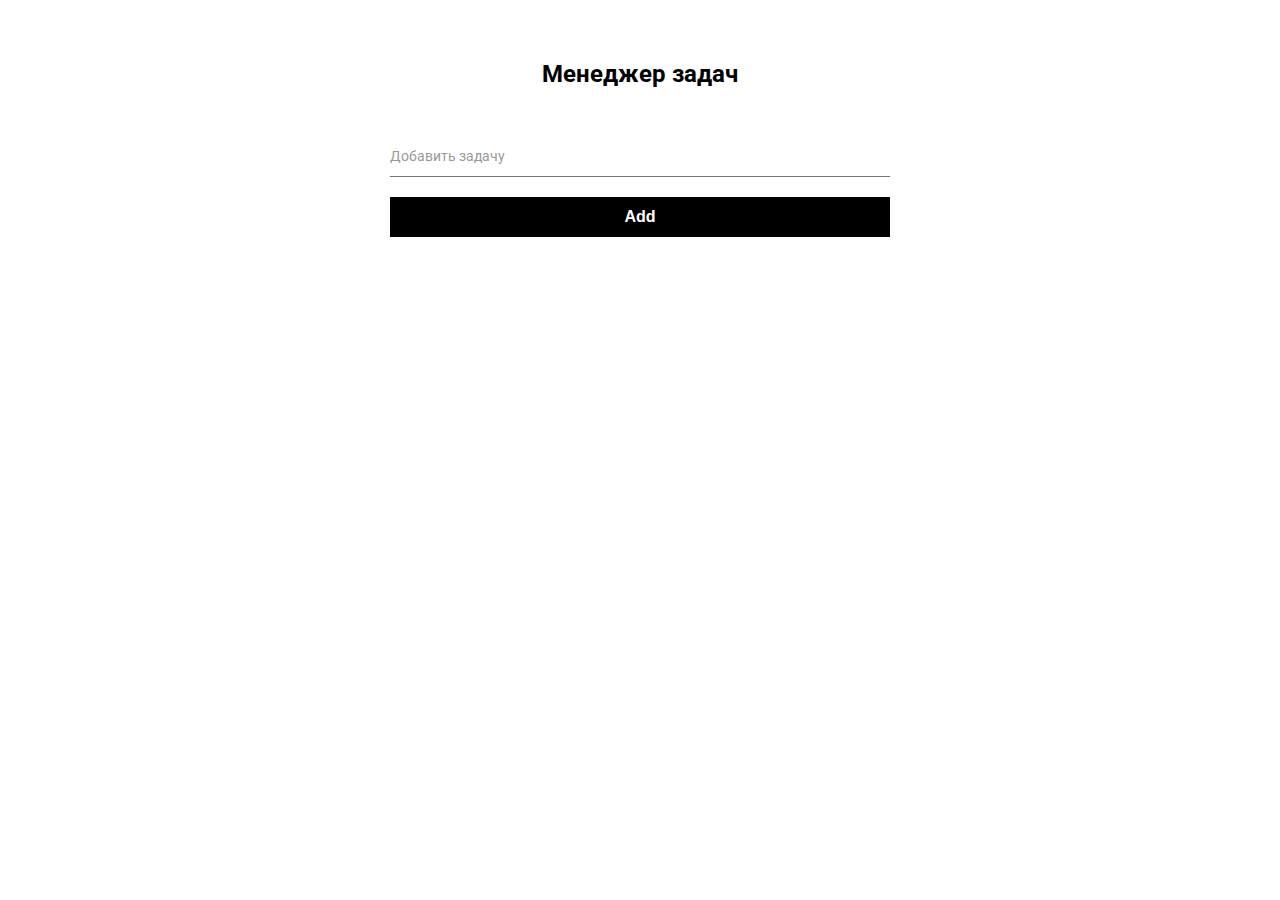
<file: form/index.html>
<!DOCTYPE html>
<html lang="ru">
<head>
	<link rel="stylesheet" href="main.css">
  <link href="https://fonts.googleapis.com/css?family=Roboto" rel="stylesheet">
	<meta charset="UTF-8">
  <meta name='viewport' content="width=device-width, initial-scale=1">
	<title>Test-Form</title>
</head>
<body>
	<div class="container">
  
  <h2>Менеджер задач</h2>
  
  <form>
    
    <div class="group">      
      <input type="text" name="add" id='task_input' required readonly autocomplete="off" 
    onfocus="this.removeAttribute('readonly')">
      <span class="highlight"></span>
      <span class="bar"></span>
      <label>Добавить задачу</label>
      <input type="submit" id="submit" value="Add">
    </div>
      
<!--     <div class="group">
      <input type="text" required>
      <span class="highlight"></span>
      <span class="bar"></span>
      <label>Email</label>
    </div> -->
    
  </form>

  <div id="tasks">
    
  </div>

</div>

<script>
  var  tasks = document.getElementById('tasks');
  var input = document.getElementById('task_input');
  var submit = document.getElementById('submit');
  var list = [];

  submit.addEventListener('click', function(e) {
    e.preventDefault();
    if (input.value) {
        
        list.push(input.value);
        var task = document.createElement('div');
        task.classList.add('task');
        task.textContent = input.value;
        task.addEventListener('click', function() {
          console.log(task);
          tasks.removeChild(task);
          list = list.splice(1, this.textContent)
          // list.splice(1, list[list.length -1]); 
        })
        tasks.appendChild(task);
        input.value = '';
        console.log(list);
    }
    


  })
</script>

</body>
</html>
</file>
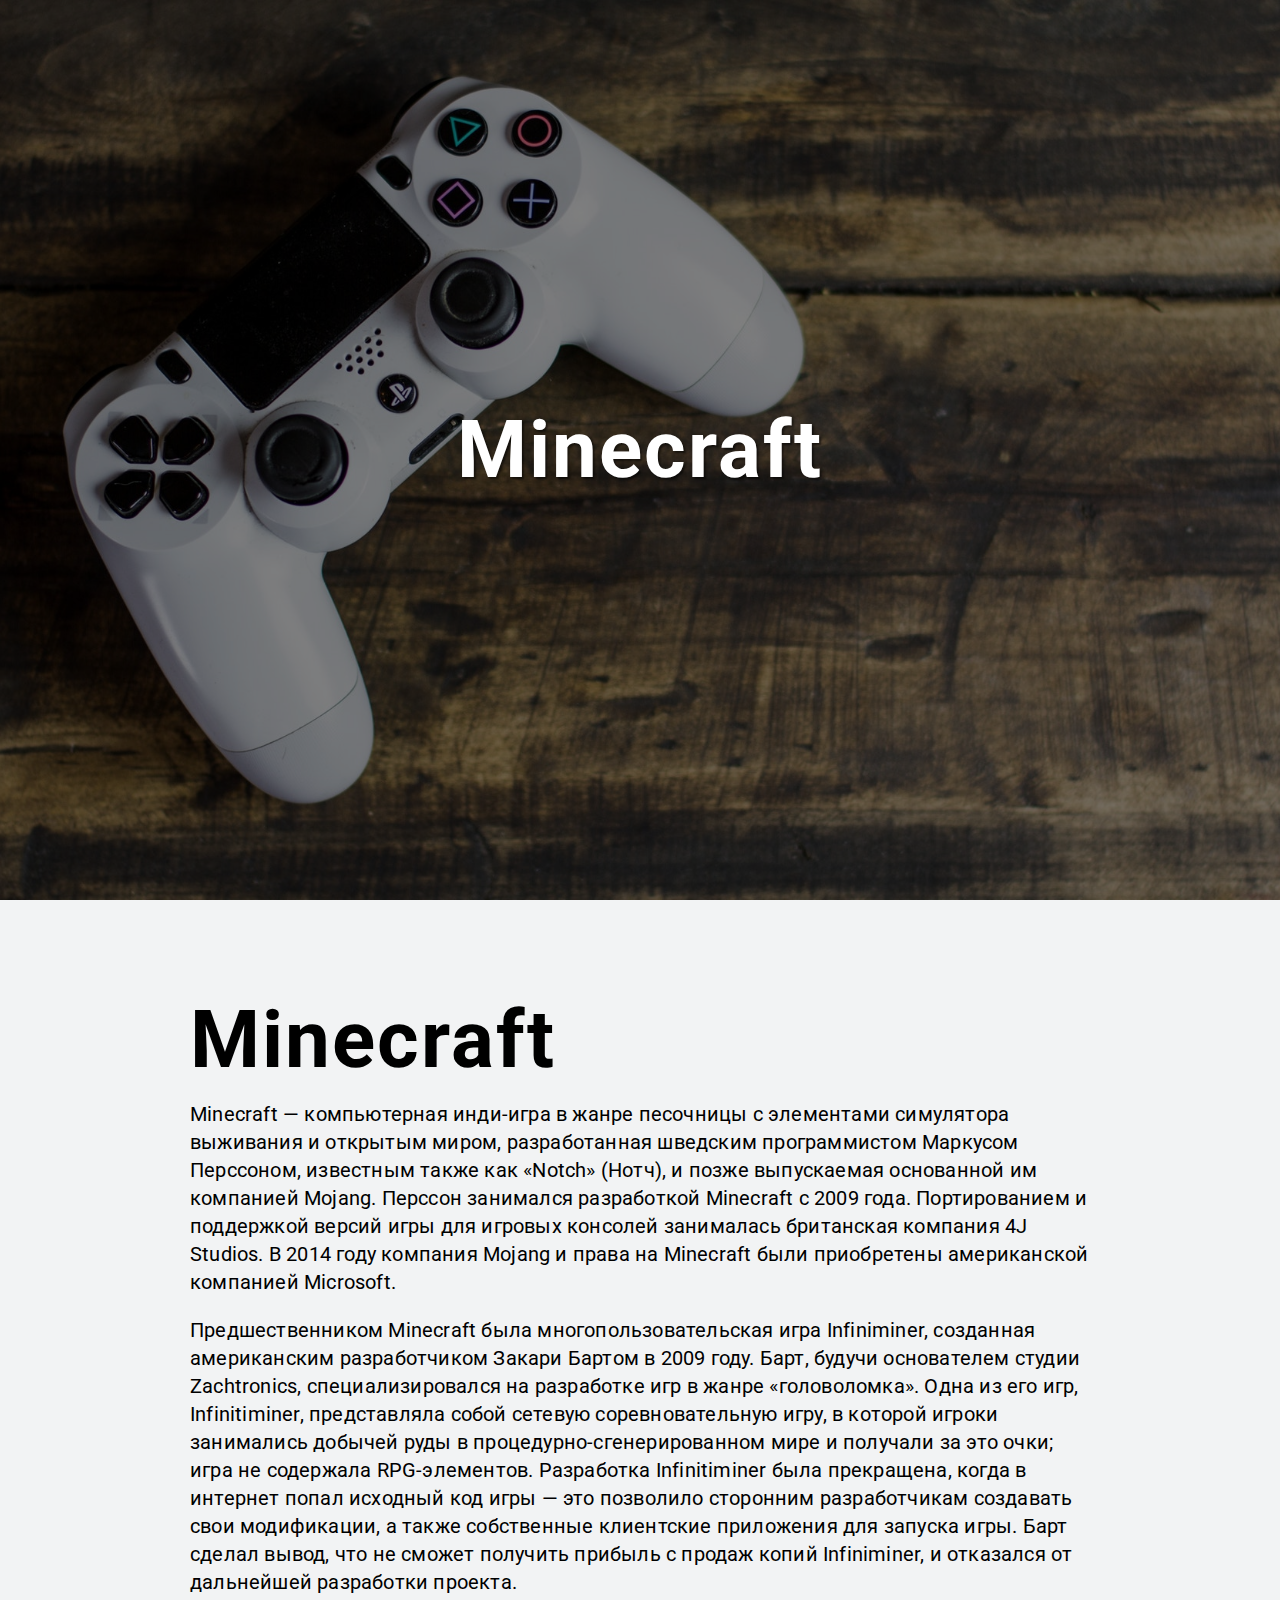
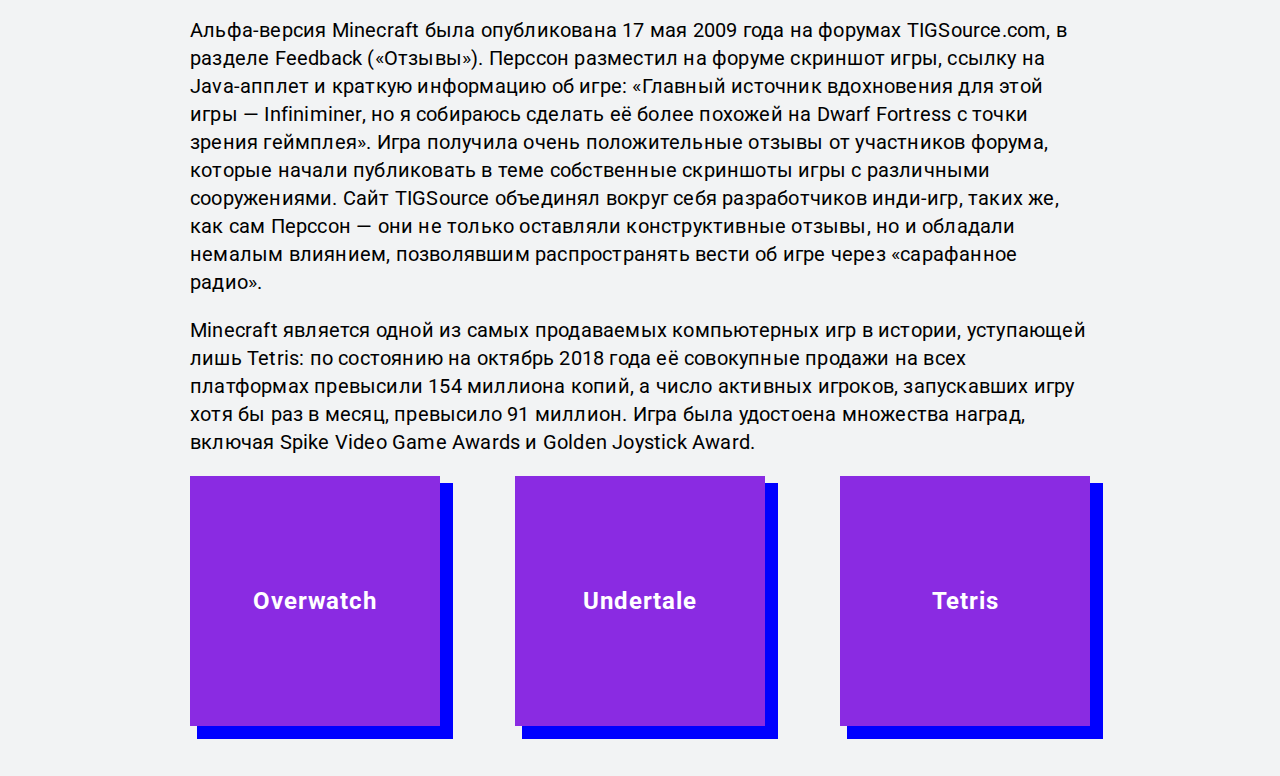
<file: games/index.html>
<!DOCTYPE html>
<html lang="en">
<head>
	<link rel="stylesheet" href="css/main.css">
	<link href="https://fonts.googleapis.com/css?family=Roboto:400,900" rel="stylesheet">
	<meta charset="UTF-8">
	<title>Игры</title>
</head>
<body>
	<div class="screen">
		<h1>Minecraft</h1>
	</div>
	<main>
		<h2>Minecraft</h2>
		<p class="content">Minecraft — компьютерная инди-игра в жанре песочницы с элементами симулятора выживания и открытым миром, разработанная шведским программистом Маркусом Перссоном, известным также как «Notch» (Нотч), и позже выпускаемая основанной им компанией Mojang. Перссон занимался разработкой Minecraft с 2009 года. Портированием и поддержкой версий игры для игровых консолей занималась британская компания 4J Studios. В 2014 году компания Mojang и права на Minecraft были приобретены американской компанией Microsoft.</p>
		<p class="content">Предшественником Minecraft была многопользовательская игра Infiniminer, созданная американским разработчиком Закари Бартом в 2009 году. Барт, будучи основателем студии Zachtronics, специализировался на разработке игр в жанре «головоломка». Одна из его игр, Infinitiminer, представляла собой сетевую соревновательную игру, в которой игроки занимались добычей руды в процедурно-сгенерированном мире и получали за это очки; игра не содержала RPG-элементов. Разработка Infinitiminer была прекращена, когда в интернет попал исходный код игры — это позволило сторонним разработчикам создавать свои модификации, а также собственные клиентские приложения для запуска игры. Барт сделал вывод, что не сможет получить прибыль с продаж копий Infiniminer, и отказался от дальнейшей разработки проекта.</p>
		<p class="content">Альфа-версия Minecraft была опубликована 17 мая 2009 года на форумах TIGSource.com, в разделе Feedback («Отзывы»). Перссон разместил на форуме скриншот игры, ссылку на Java-апплет и краткую информацию об игре: «Главный источник вдохновения для этой игры — Infiniminer, но я собираюсь сделать её более похожей на Dwarf Fortress с точки зрения геймплея». Игра получила очень положительные отзывы от участников форума, которые начали публиковать в теме собственные скриншоты игры с различными сооружениями. Сайт TIGSource объединял вокруг себя разработчиков инди-игр, таких же, как сам Перссон — они не только оставляли конструктивные отзывы, но и обладали немалым влиянием, позволявшим распространять вести об игре через «сарафанное радио».</p>
		<p class="content">Minecraft является одной из самых продаваемых компьютерных игр в истории, уступающей лишь Tetris: по состоянию на октябрь 2018 года её совокупные продажи на всех платформах превысили 154 миллиона копий, а число активных игроков, запускавших игру хотя бы раз в месяц, превысило 91 миллион. Игра была удостоена множества наград, включая Spike Video Game Awards и Golden Joystick Award.</p>

		<div class="box">
			<a href="Overwatch.html" target="_blank" class="item">
				<p class="item-text">Overwatch</p>
			</a>
			<a href="Undertale.html" target="_blank" class="item">
				<p class="item-text">Undertale</p>
			</a>
			<a href="Tetris.html" target="_blank" class="item">
				<p class="item-text">Tetris</p>
			</a>
			<script>
				console.log("Hello world!")
			</script>
		</div>
	</main>
</body>
</html>
</file>
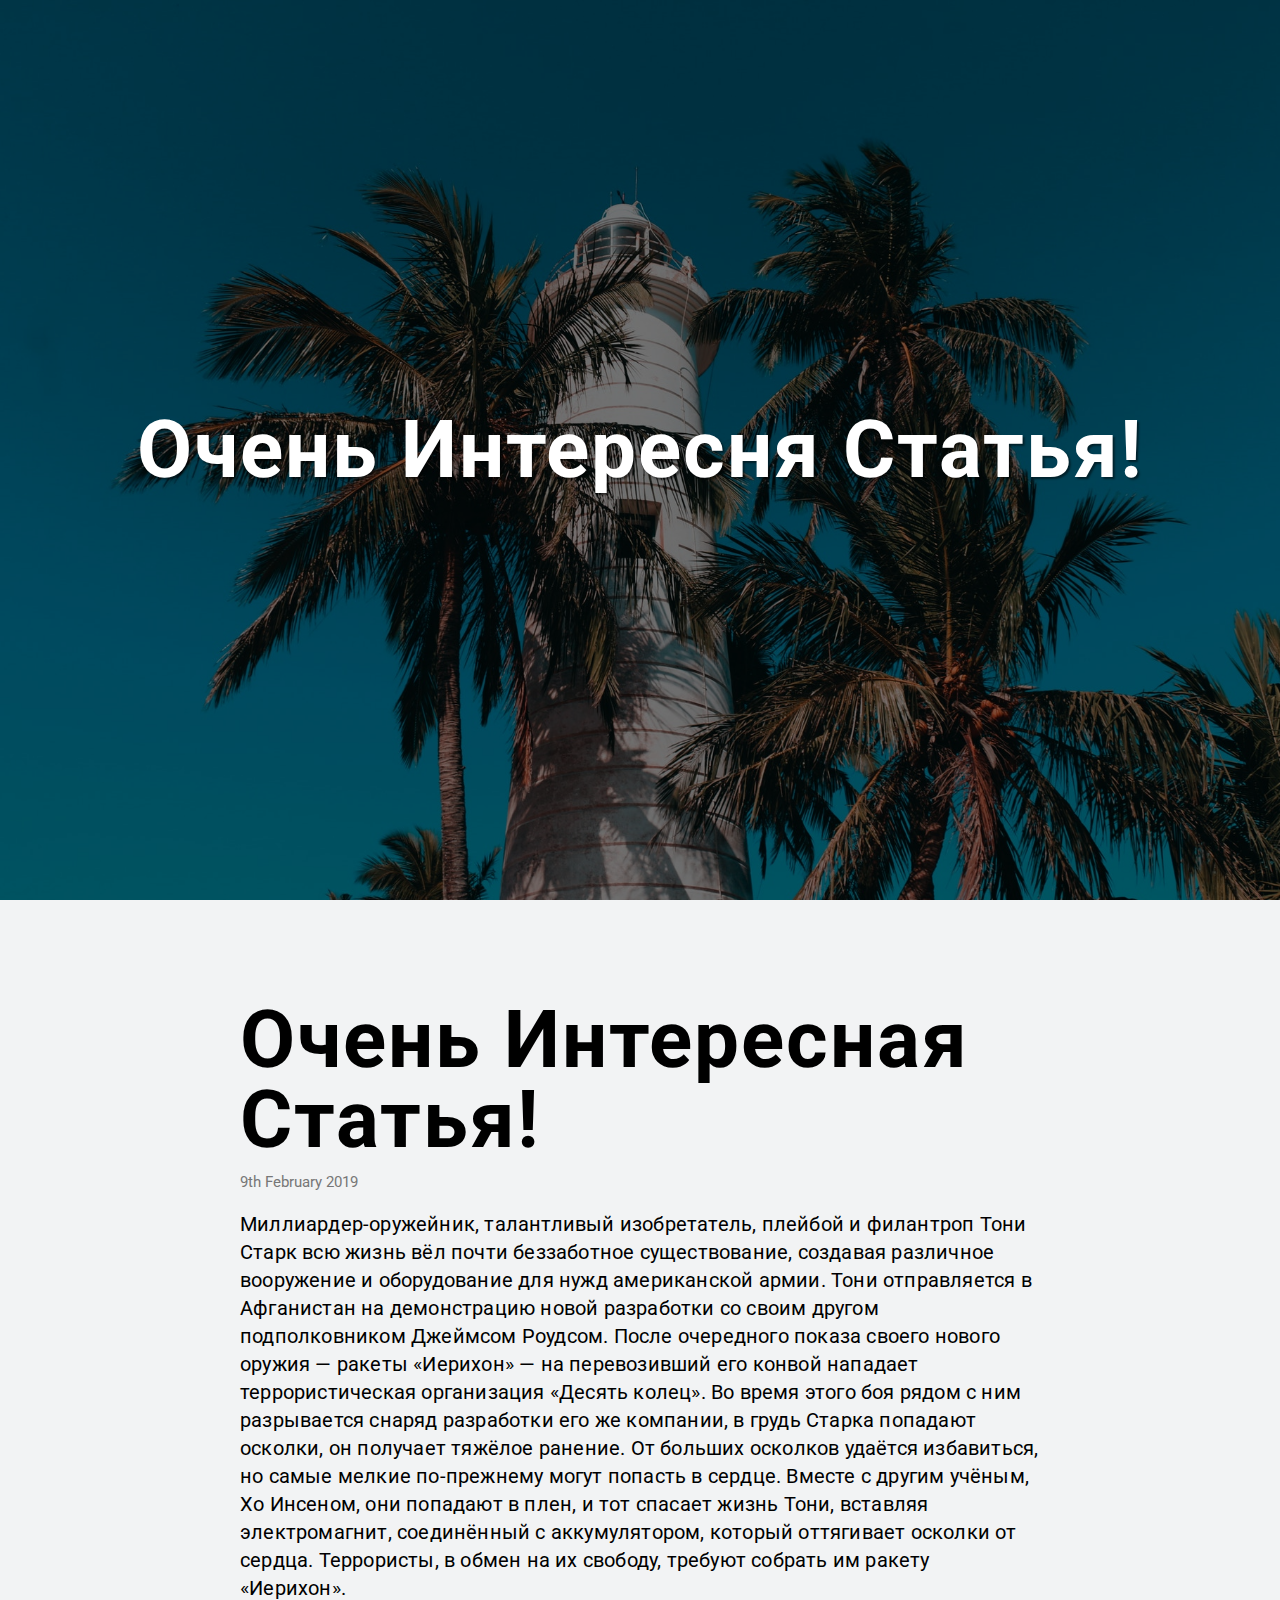
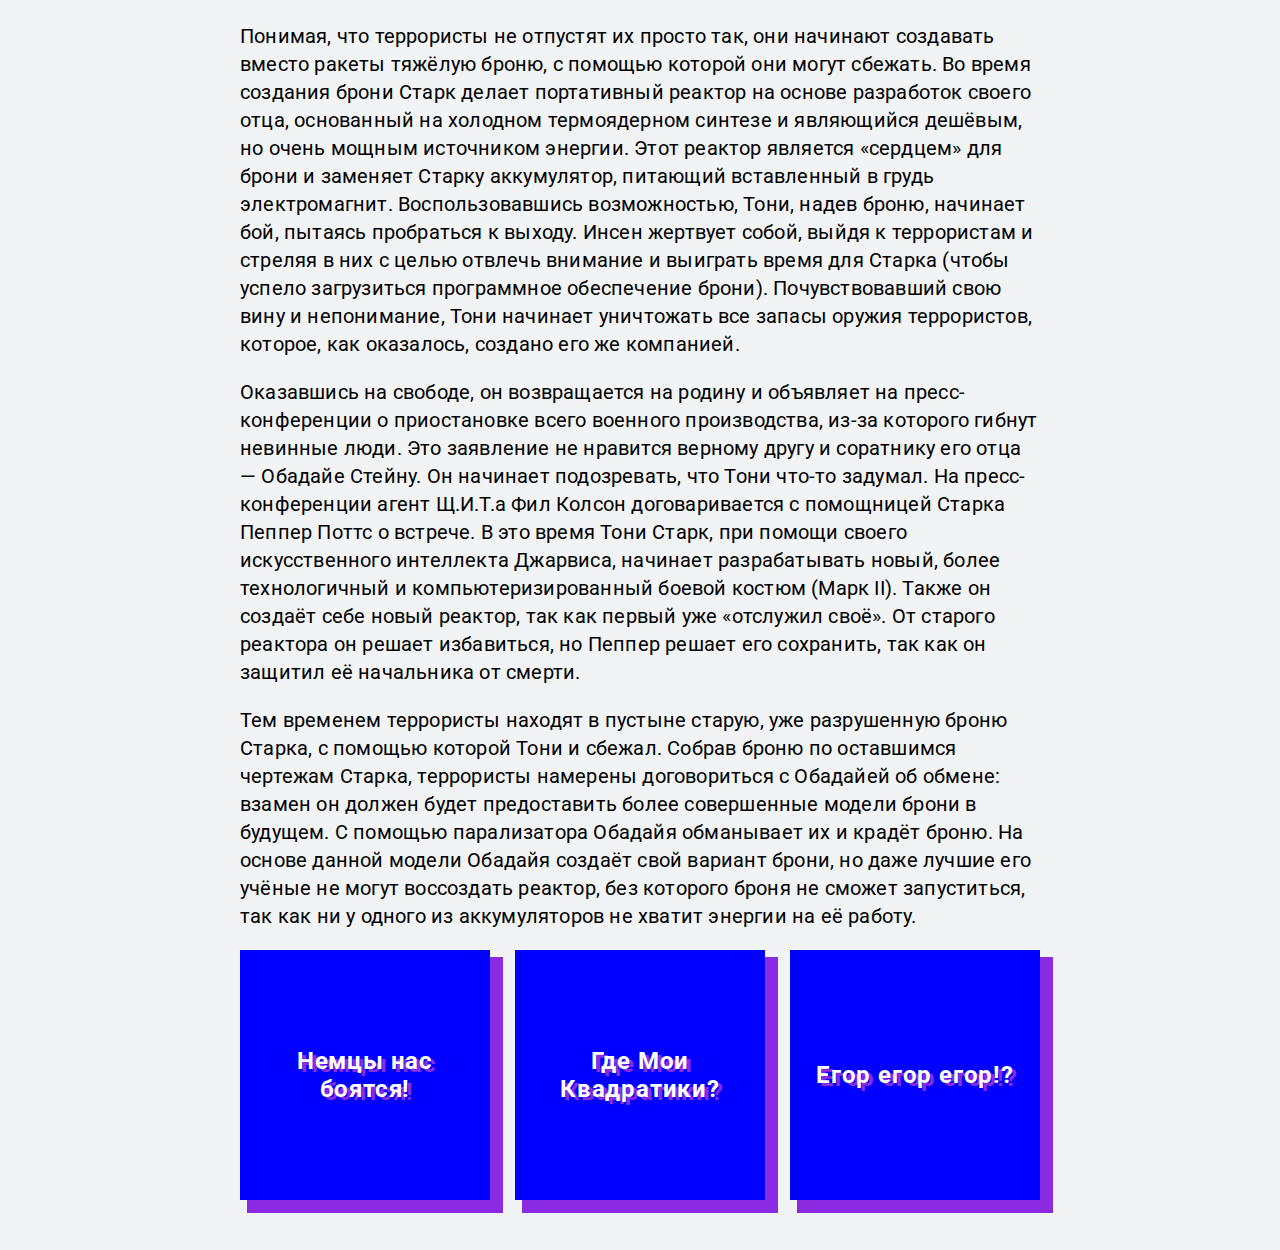
<file: project/index.html>
<!DOCTYPE html>
<html lang="ru">
<head>
	<link rel="stylesheet" type="text/css" href="css/main.css">
	<link href="https://fonts.googleapis.com/css?family=Roboto:400,900" rel="stylesheet">
	<meta charset="utf-8">
	<title>Project</title>
</head>
<body>		
	<div class="screen">
			<h1>Очень Интересня Статья!</h1>
		</div>
	<main>

		<h2>Очень Интересная Статья!</h2>


		<p class="date">
			9th February 2019
		</p>

		<p class="content">Миллиардер-оружейник, талантливый изобретатель, плейбой и филантроп Тони Старк всю жизнь вёл почти беззаботное существование, создавая различное вооружение и оборудование для нужд американской армии. Тони отправляется в Афганистан на демонстрацию новой разработки со своим другом подполковником Джеймсом Роудсом. После очередного показа своего нового оружия — ракеты «Иерихон» — на перевозивший его конвой нападает террористическая организация «Десять колец». Во время этого боя рядом с ним разрывается снаряд разработки его же компании, в грудь Старка попадают осколки, он получает тяжёлое ранение. От больших осколков удаётся избавиться, но самые мелкие по-прежнему могут попасть в сердце. Вместе с другим учёным, Хо Инсеном, они попадают в плен, и тот спасает жизнь Тони, вставляя электромагнит, соединённый с аккумулятором, который оттягивает осколки от сердца. Террористы, в обмен на их свободу, требуют собрать им ракету «Иерихон».</p>

		<p class="content">Понимая, что террористы не отпустят их просто так, они начинают создавать вместо ракеты тяжёлую броню, с помощью которой они могут сбежать. Во время создания брони Старк делает портативный реактор на основе разработок своего отца, основанный на холодном термоядерном синтезе и являющийся дешёвым, но очень мощным источником энергии. Этот реактор является «сердцем» для брони и заменяет Старку аккумулятор, питающий вставленный в грудь электромагнит. Воспользовавшись возможностью, Тони, надев броню, начинает бой, пытаясь пробраться к выходу. Инсен жертвует собой, выйдя к террористам и стреляя в них с целью отвлечь внимание и выиграть время для Старка (чтобы успело загрузиться программное обеспечение брони). Почувствовавший свою вину и непонимание, Тони начинает уничтожать все запасы оружия террористов, которое, как оказалось, создано его же компанией.</p>

		<p class="content">Оказавшись на свободе, он возвращается на родину и объявляет на пресс-конференции о приостановке всего военного производства, из-за которого гибнут невинные люди. Это заявление не нравится верному другу и соратнику его отца — Обадайе Стейну. Он начинает подозревать, что Тони что-то задумал. На пресс-конференции агент Щ.И.Т.а Фил Колсон договаривается с помощницей Старка Пеппер Поттс о встрече. В это время Тони Старк, при помощи своего искусственного интеллекта Джарвиса, начинает разрабатывать новый, более технологичный и компьютеризированный боевой костюм (Марк II). Также он создаёт себе новый реактор, так как первый уже «отслужил своё». От старого реактора он решает избавиться, но Пеппер решает его сохранить, так как он защитил её начальника от смерти.</p>

		<p class="content">Тем временем террористы находят в пустыне старую, уже разрушенную броню Старка, с помощью которой Тони и сбежал. Собрав броню по оставшимся чертежам Старка, террористы намерены договориться с Обадайей об обмене: взамен он должен будет предоставить более совершенные модели брони в будущем. С помощью парализатора Обадайя обманывает их и крадёт броню. На основе данной модели Обадайя создаёт свой вариант брони, но даже лучшие его учёные не могут воссоздать реактор, без которого броня не сможет запуститься, так как ни у одного из аккумуляторов не хватит энергии на её работу.</p>

		<div class="box">

			<a href="article.html" target="_blank" class="item">
				<p class="item-text">Немцы нас боятся!</p>
			</a>
			<a href="article1.html" target="_blank" class="item">
				<p class="item-text">Где Мои Квадратики?</p>
			</a>
			<a href="article2.html" target="_blank" class="item">
				<p class="item-text">Егор егор егор!?</p>
			</a>


		</div>

		<script type="text/javascript">
			console.log('Hello world');
		</script>

	</main>
</body>
</html>
</file>
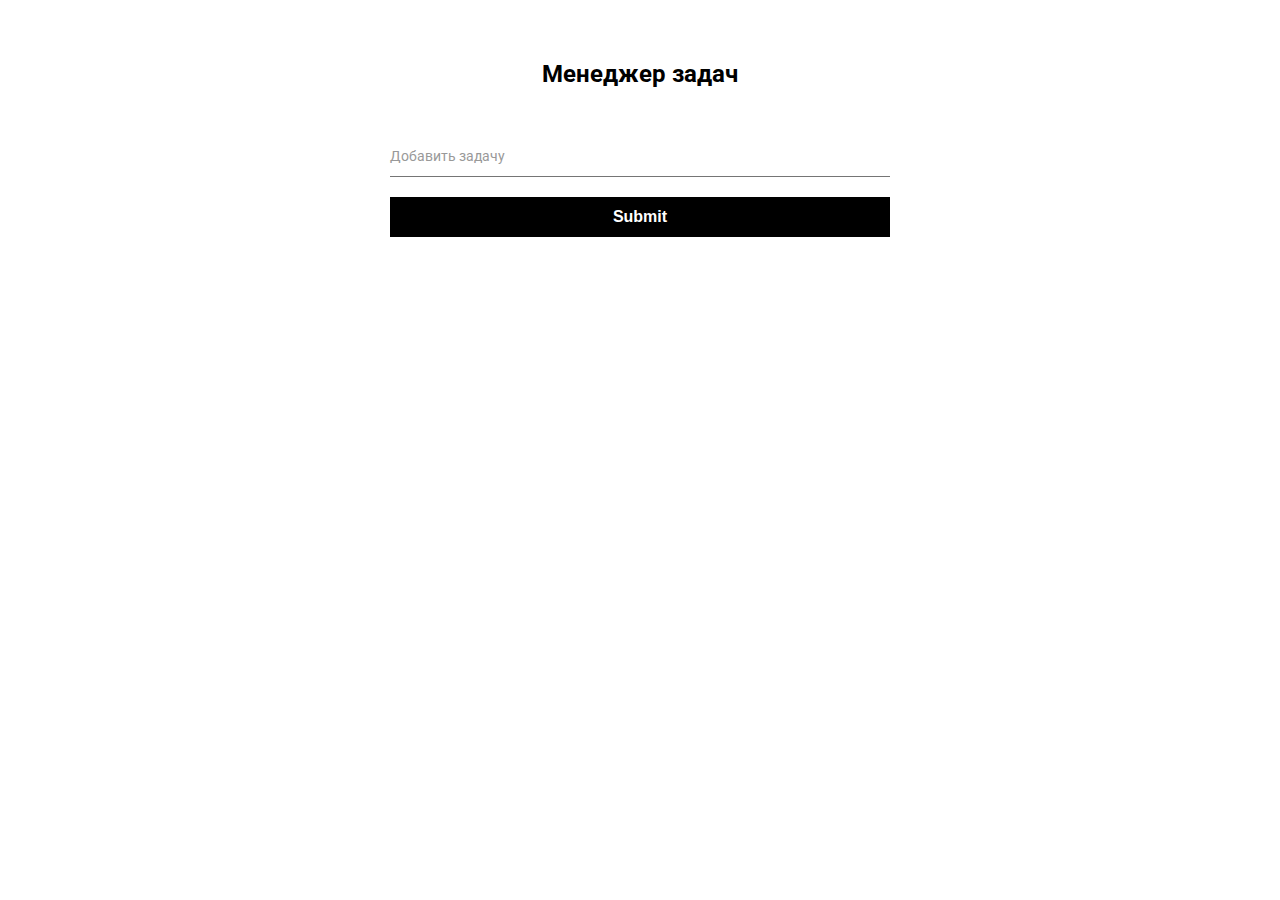
<file: todo-master/index.html>
<!DOCTYPE html>
<html lang="ru">
<head>
	<link rel="stylesheet" href="main.css">
  <link href="https://fonts.googleapis.com/css?family=Roboto" rel="stylesheet">
	<meta charset="UTF-8">
  <meta name="viewport" content="width=device-width, initial-scale=1">
	<title>Test-Form</title>
</head>
<body>
	<div class="container">
  
  <h2>Менеджер задач</h2>
  
  <form>
    
    <div class="group">      
      <input type="text" name="add" id='task_input' required>
      <span class="highlight"></span>
      <span class="bar"></span>
      <label>Добавить задачу</label>
      <input type="submit" id="submit" >
    </div>
      
<!--     <div class="group">
      <input type="text" required>
      <span class="highlight"></span>
      <span class="bar"></span>
      <label>Email</label>
    </div> -->
    
  </form>

  <div id="tasks">
    
  </div>

</div>

<script>
  var  tasks = document.getElementById('tasks');
  var input = document.getElementById('task_input');
  var submit = document.getElementById('submit');
  var list = [];

  submit.addEventListener('click', function(e) {
    if (!input.value) {
        return;
    }
    e.preventDefault();
    list.push(input.value);
    var task = document.createElement('p');
    task.textContent = input.value;
    task.addEventListener('click', function () {
      list.splice(list.indexOf(task.textContent), 1);
      task.classList.add('removed');
      setTimeout(function() {
        tasks.removeChild(task);
      }, 199  );
      
    })
    tasks.appendChild(task);
    input.value = '';
    console.log(list.toString(  ));
  })
</script>

</body>
</html>
</file>
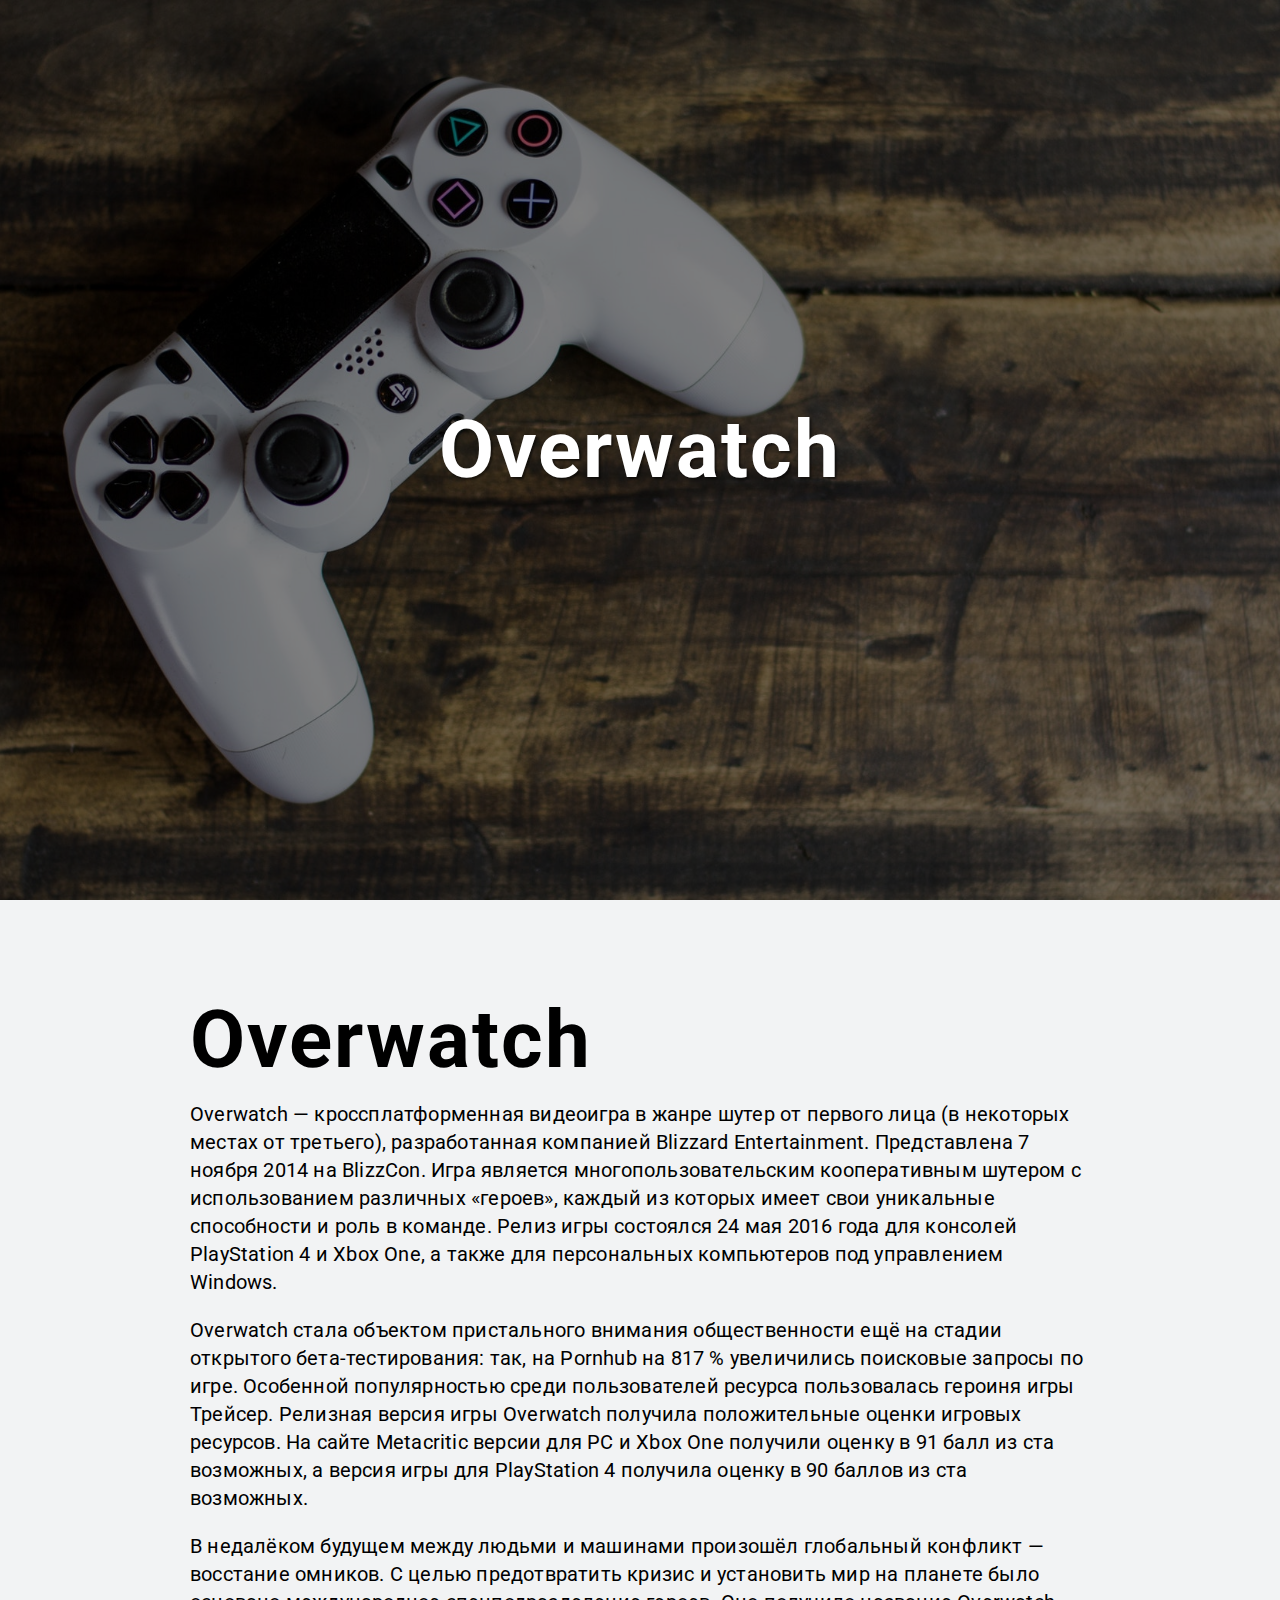
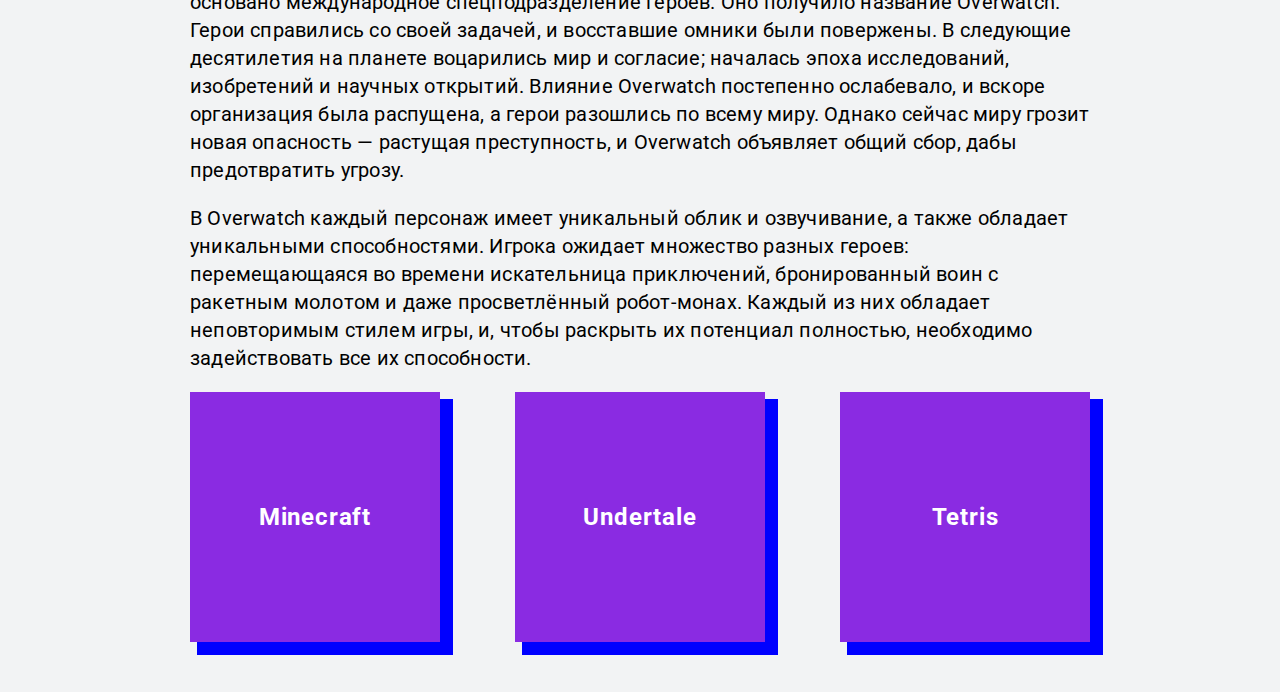
<file: games/Overwatch.html>
<!DOCTYPE html>
<html lang="en">
<head>
	<link rel="stylesheet" href="css/main.css">
	<link href="https://fonts.googleapis.com/css?family=Roboto:400,900" rel="stylesheet">
	<meta charset="UTF-8">
	<title>Игры</title>
</head>
<body>
	<div class="screen">
		<h1>Overwatch</h1>
	</div>
	<main>
		<h2>Overwatch</h2>
		<p class="content">Overwatch — кроссплатформенная видеоигра в жанре шутер от первого лица (в некоторых местах от третьего), разработанная компанией Blizzard Entertainment. Представлена 7 ноября 2014 на BlizzCon. Игра является многопользовательским кооперативным шутером с использованием различных «героев», каждый из которых имеет свои уникальные способности и роль в команде. Релиз игры состоялся 24 мая 2016 года для консолей PlayStation 4 и Xbox One, а также для персональных компьютеров под управлением Windows.</p>
		<p class="content">Overwatch стала объектом пристального внимания общественности ещё на стадии открытого бета-тестирования: так, на Pornhub на 817 % увеличились поисковые запросы по игре. Особенной популярностью среди пользователей ресурса пользовалась героиня игры Трейсер. Релизная версия игры Overwatch получила положительные оценки игровых ресурсов. На сайте Metacritic версии для PC и Xbox One получили оценку в 91 балл из ста возможных, а версия игры для PlayStation 4 получила оценку в 90 баллов из ста возможных.</p>
		<p class="content">В недалёком будущем между людьми и машинами произошёл глобальный конфликт — восстание омников. С целью предотвратить кризис и установить мир на планете было основано международное спецподразделение героев. Оно получило название Overwatch. Герои справились со своей задачей, и восставшие омники были повержены. В следующие десятилетия на планете воцарились мир и согласие; началась эпоха исследований, изобретений и научных открытий. Влияние Overwatch постепенно ослабевало, и вскоре организация была распущена, а герои разошлись по всему миру.
		Однако сейчас миру грозит новая опасность — растущая преступность, и Overwatch объявляет общий сбор, дабы предотвратить угрозу.</p>
		<p class="content">В Overwatch каждый персонаж имеет уникальный облик и озвучивание, а также обладает уникальными способностями. Игрока ожидает множество разных героев: перемещающаяся во времени искательница приключений, бронированный воин с ракетным молотом и даже просветлённый робот-монах. Каждый из них обладает неповторимым стилем игры, и, чтобы раскрыть их потенциал полностью, необходимо задействовать все их способности.</p>

		<div class="box">
			<a href="index.html" target="_blank" class="item">
				<p class="item-text">Minecraft</p>
			</a>
			<a href="Undertale.html" target="_blank" class="item">
				<p class="item-text">Undertale</p>
			</a>
			<a href="Tetris.html" target="_blank" class="item">
				<p class="item-text">Tetris</p>
			</a>
			<script>
				console.log("Hello world!")
			</script>
		</div>
	</main>
</body>
</html>
</file>
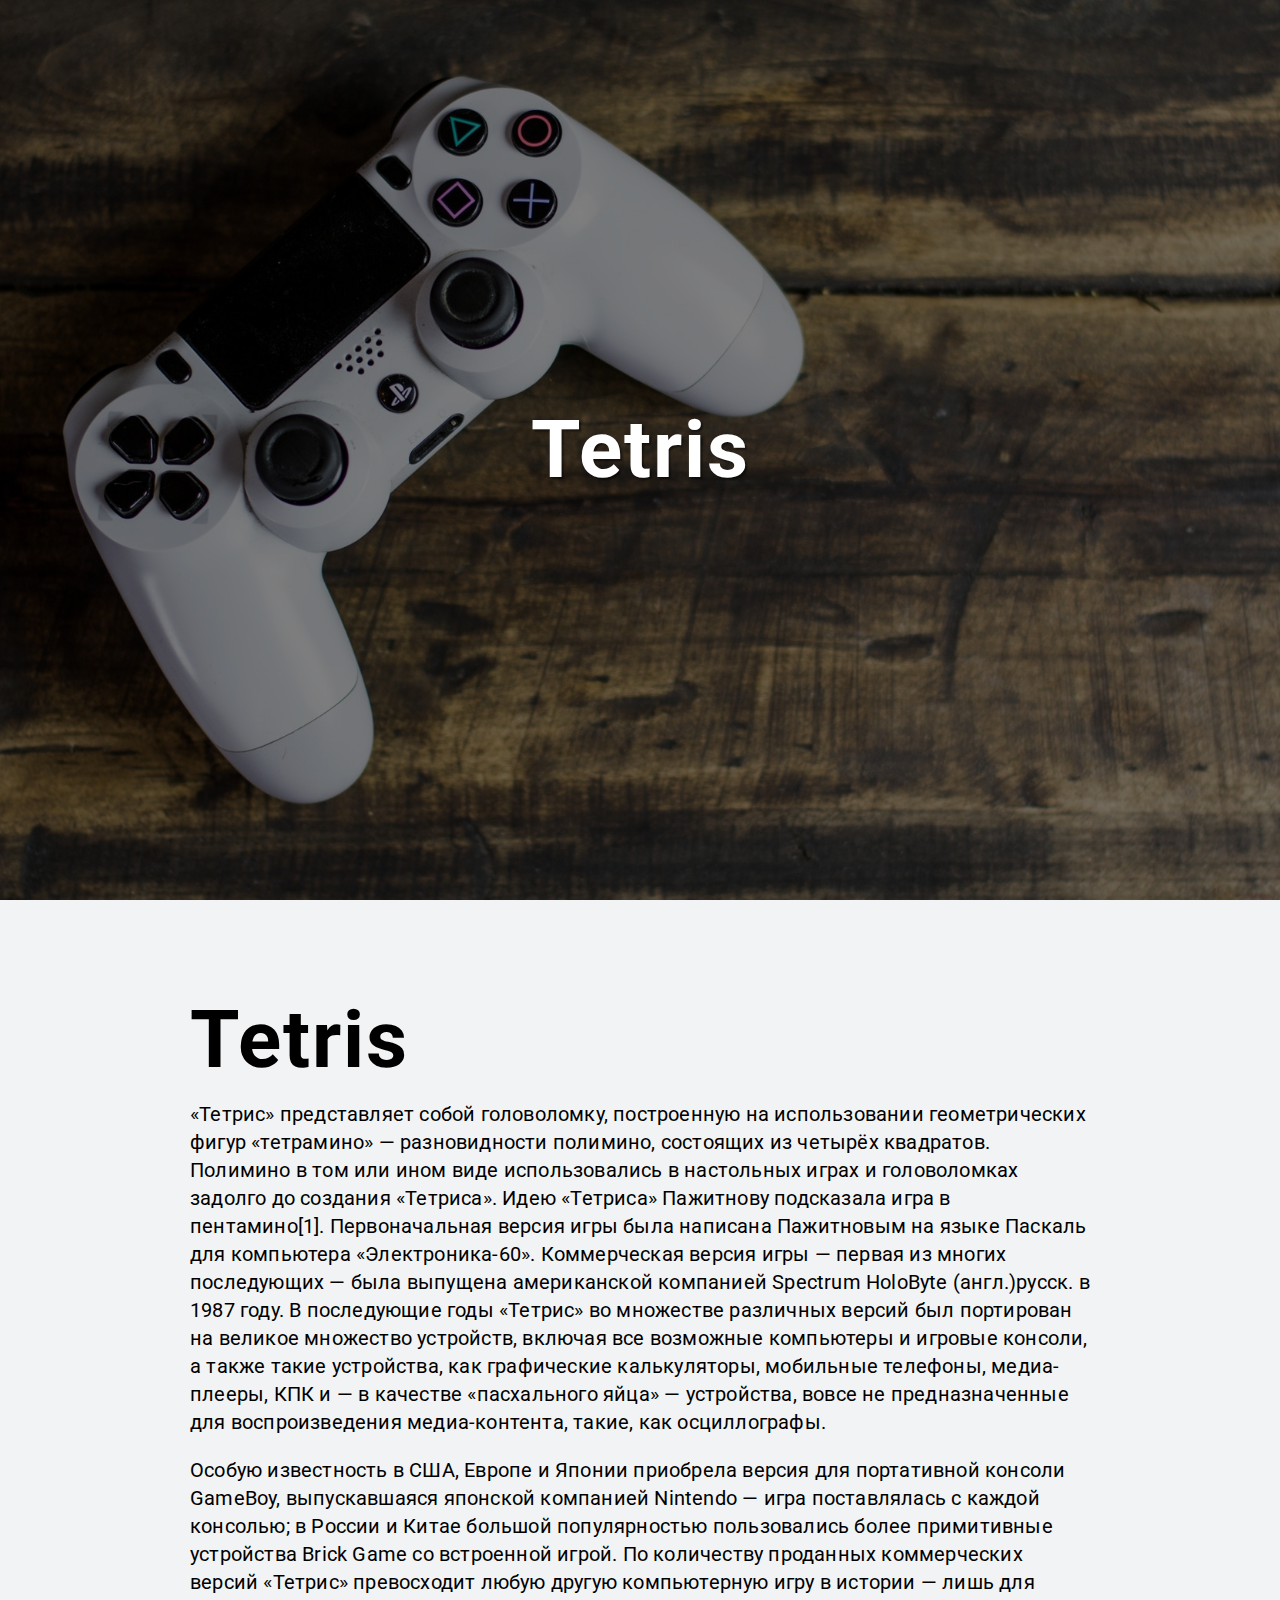
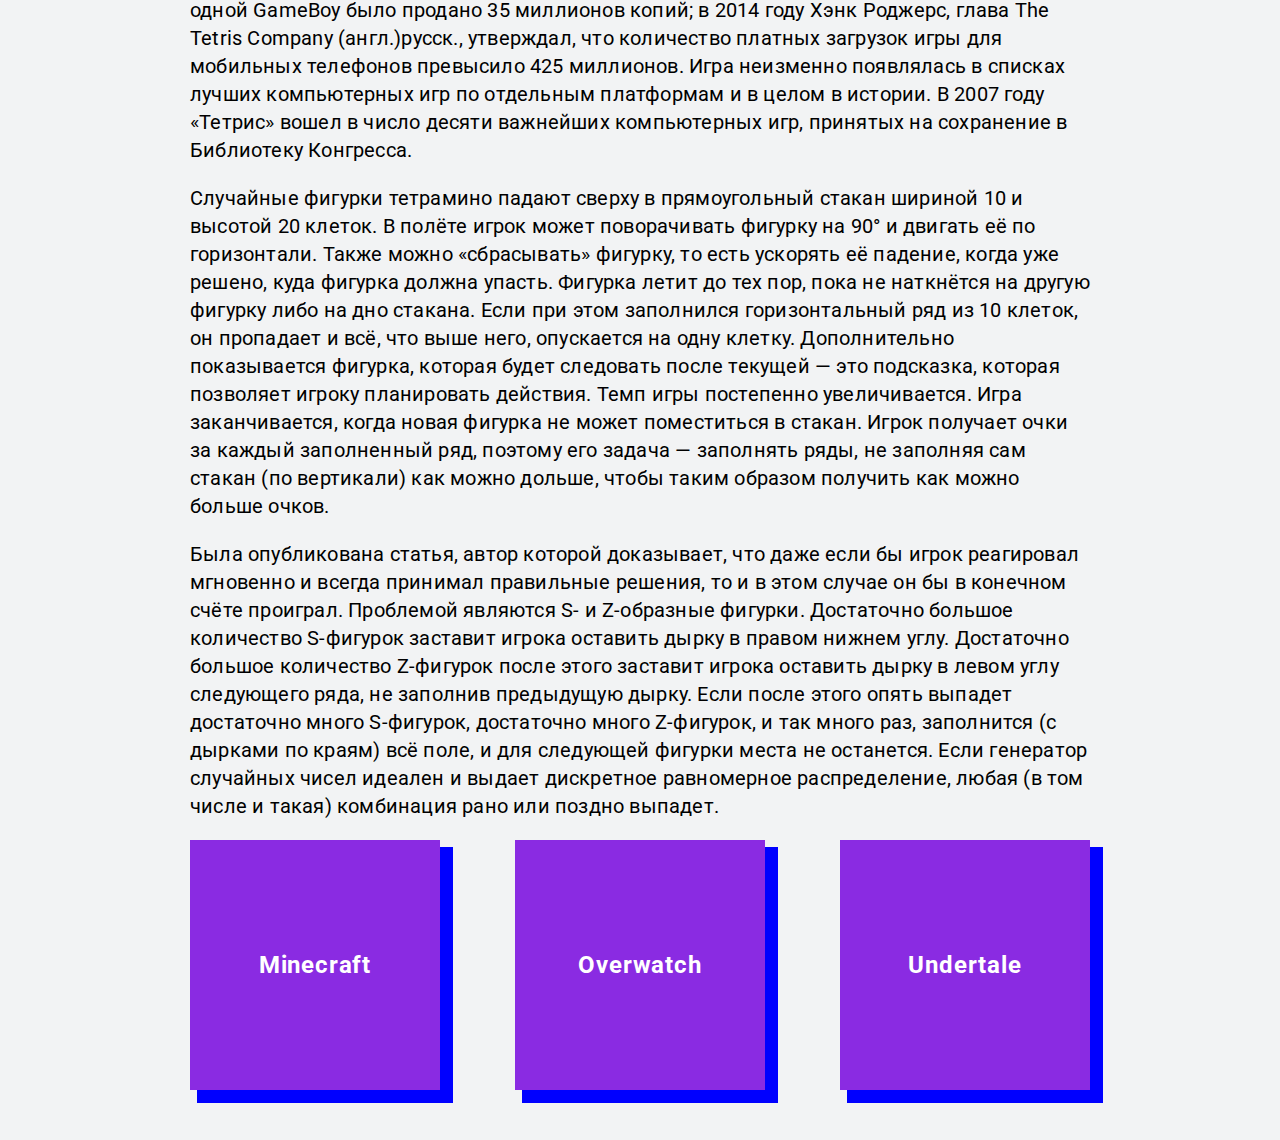
<file: games/Tetris.html>
<!DOCTYPE html>
<html lang="en">
<head>
	<link rel="stylesheet" href="css/main.css">
	<link href="https://fonts.googleapis.com/css?family=Roboto:400,900" rel="stylesheet">
	<meta charset="UTF-8">
	<title>Игры</title>
</head>
<body>
	<div class="screen">
		<h1>Tetris</h1>
	</div>
	<main>
		<h2>Tetris</h2>
		<p class="content">«Тетрис» представляет собой головоломку, построенную на использовании геометрических фигур «тетрамино» — разновидности полимино, состоящих из четырёх квадратов. Полимино в том или ином виде использовались в настольных играх и головоломках задолго до создания «Тетриса». Идею «Тетриса» Пажитнову подсказала игра в пентамино[1]. Первоначальная версия игры была написана Пажитновым на языке Паскаль для компьютера «Электроника-60». Коммерческая версия игры — первая из многих последующих — была выпущена американской компанией Spectrum HoloByte (англ.)русск. в 1987 году. В последующие годы «Тетрис» во множестве различных версий был портирован на великое множество устройств, включая все возможные компьютеры и игровые консоли, а также такие устройства, как графические калькуляторы, мобильные телефоны, медиа-плееры, КПК и — в качестве «пасхального яйца» — устройства, вовсе не предназначенные для воспроизведения медиа-контента, такие, как осциллографы.</p>
		<p class="content">Особую известность в США, Европе и Японии приобрела версия для портативной консоли GameBoy, выпускавшаяся японской компанией Nintendo — игра поставлялась с каждой консолью; в России и Китае большой популярностью пользовались более примитивные устройства Brick Game со встроенной игрой. По количеству проданных коммерческих версий «Тетрис» превосходит любую другую компьютерную игру в истории — лишь для одной GameBoy было продано 35 миллионов копий; в 2014 году Хэнк Роджерс, глава The Tetris Company (англ.)русск., утверждал, что количество платных загрузок игры для мобильных телефонов превысило 425 миллионов. Игра неизменно появлялась в списках лучших компьютерных игр по отдельным платформам и в целом в истории. В 2007 году «Тетрис» вошел в число десяти важнейших компьютерных игр, принятых на сохранение в Библиотеку Конгресса.</p>
		<p class="content">Случайные фигурки тетрамино падают сверху в прямоугольный стакан шириной 10 и высотой 20 клеток. В полёте игрок может поворачивать фигурку на 90° и двигать её по горизонтали. Также можно «сбрасывать» фигурку, то есть ускорять её падение, когда уже решено, куда фигурка должна упасть. Фигурка летит до тех пор, пока не наткнётся на другую фигурку либо на дно стакана. Если при этом заполнился горизонтальный ряд из 10 клеток, он пропадает и всё, что выше него, опускается на одну клетку. Дополнительно показывается фигурка, которая будет следовать после текущей — это подсказка, которая позволяет игроку планировать действия. Темп игры постепенно увеличивается. Игра заканчивается, когда новая фигурка не может поместиться в стакан. Игрок получает очки за каждый заполненный ряд, поэтому его задача — заполнять ряды, не заполняя сам стакан (по вертикали) как можно дольше, чтобы таким образом получить как можно больше очков.</p>
		<p class="content">Была опубликована статья, автор которой доказывает, что даже если бы игрок реагировал мгновенно и всегда принимал правильные решения, то и в этом случае он бы в конечном счёте проиграл. Проблемой являются S- и Z-образные фигурки. Достаточно большое количество S-фигурок заставит игрока оставить дырку в правом нижнем углу. Достаточно большое количество Z-фигурок после этого заставит игрока оставить дырку в левом углу следующего ряда, не заполнив предыдущую дырку. Если после этого опять выпадет достаточно много S-фигурок, достаточно много Z-фигурок, и так много раз, заполнится (с дырками по краям) всё поле, и для следующей фигурки места не останется. Если генератор случайных чисел идеален и выдает дискретное равномерное распределение, любая (в том числе и такая) комбинация рано или поздно выпадет.</p>

		<div class="box">
			<a href="index.html" target="_blank" class="item">
				<p class="item-text">Minecraft</p>
			</a>
			<a href="Overwatch.html" target="_blank" class="item">
				<p class="item-text">Overwatch</p>
			</a>
			<a href="Undertale.html" target="_blank" class="item">
				<p class="item-text">Undertale</p>
			</a>
			<script>
				console.log("Hello world!")
			</script>
		</div>
	</main>
</body>
</html>
</file>
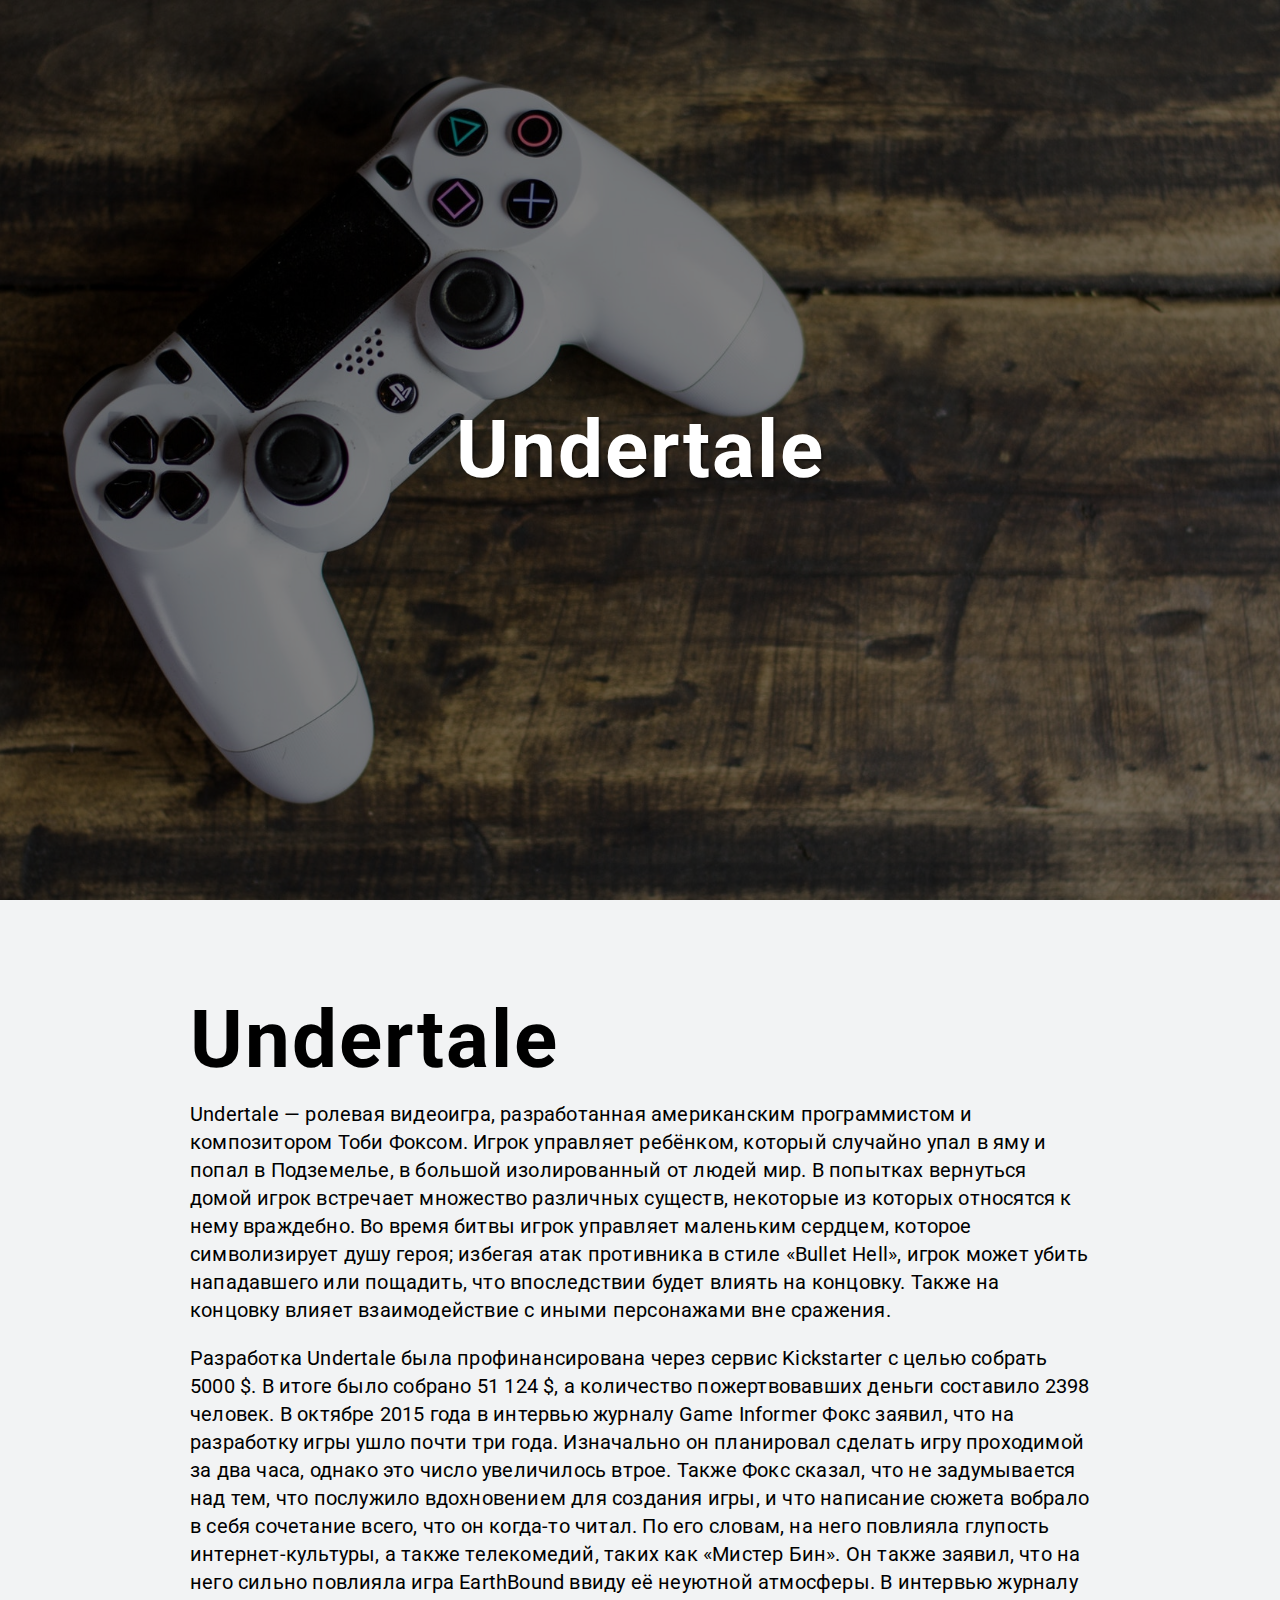
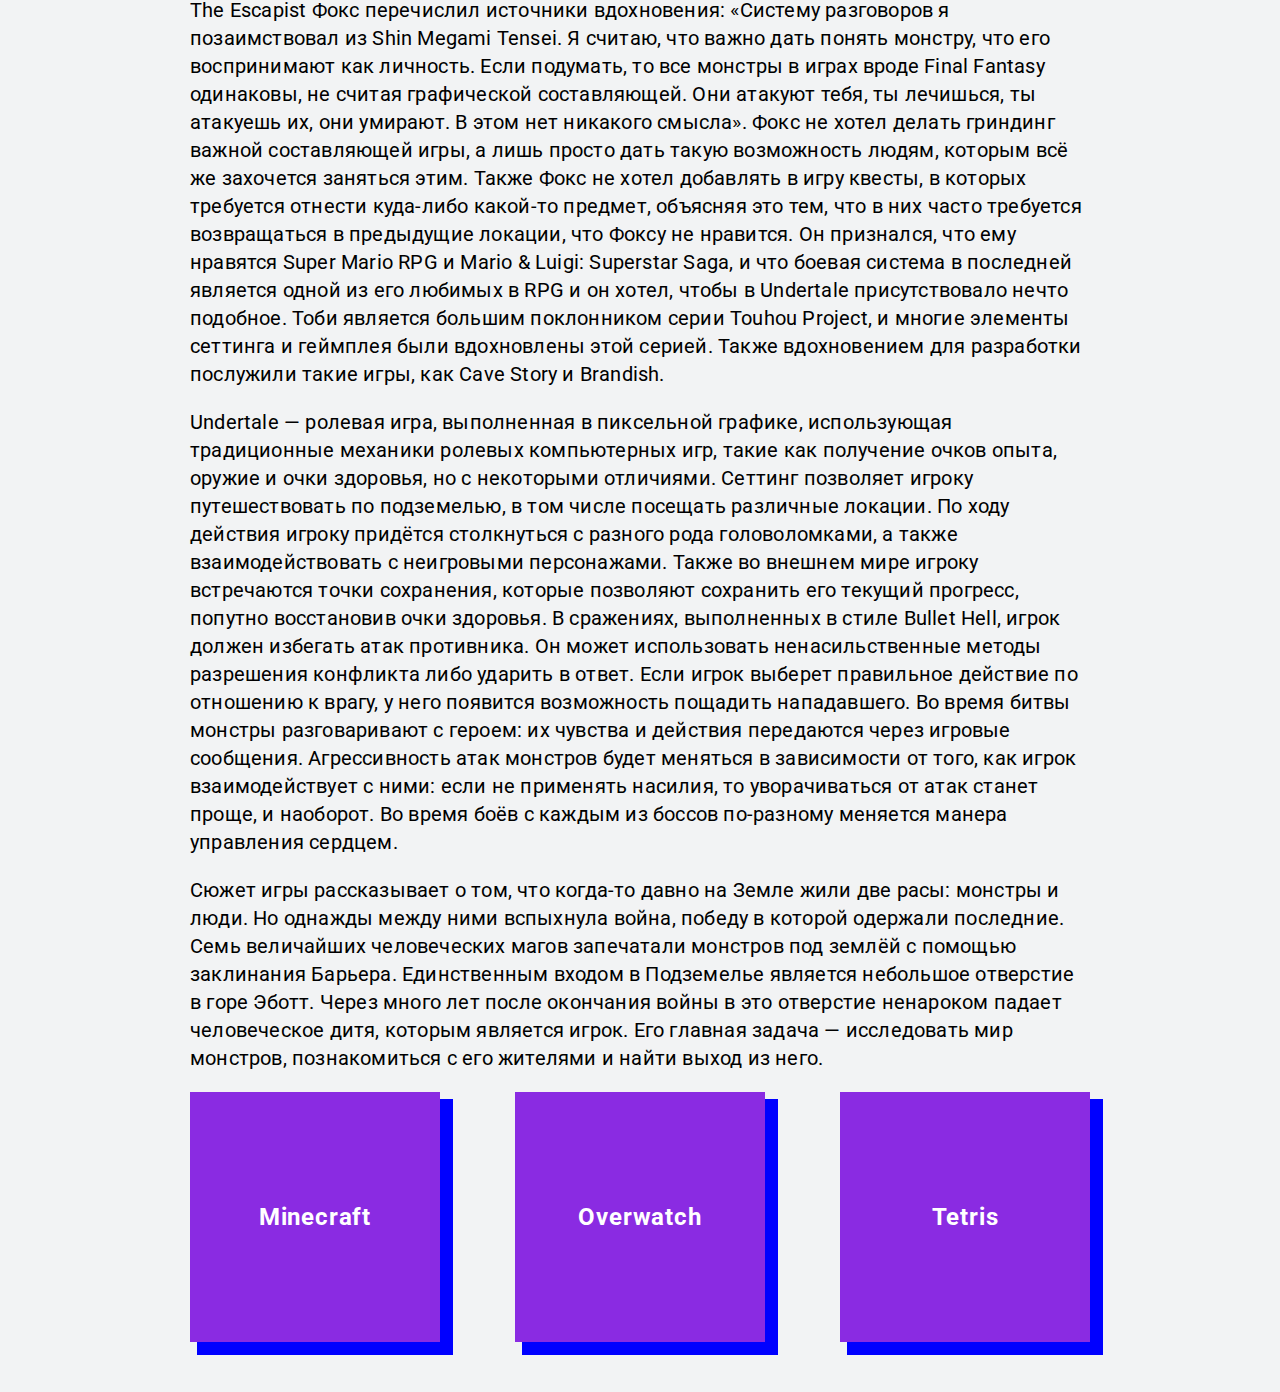
<file: games/Undertale.html>
<!DOCTYPE html>
<html lang="en">
<head>
	<link rel="stylesheet" href="css/main.css">
	<link href="https://fonts.googleapis.com/css?family=Roboto:400,900" rel="stylesheet">
	<meta charset="UTF-8">
	<title>Игры</title>
</head>
<body>
	<div class="screen">
		<h1>Undertale</h1>
	</div>
	<main>
		<h2>Undertale</h2>
		<p class="content">Undertale — ролевая видеоигра, разработанная американским программистом и композитором Тоби Фоксом. Игрок управляет ребёнком, который случайно упал в яму и попал в Подземелье, в большой изолированный от людей мир. В попытках вернуться домой игрок встречает множество различных существ, некоторые из которых относятся к нему враждебно. Во время битвы игрок управляет маленьким сердцем, которое символизирует душу героя; избегая атак противника в стиле «Bullet Hell», игрок может убить нападавшего или пощадить, что впоследствии будет влиять на концовку. Также на концовку влияет взаимодействие с иными персонажами вне сражения.</p>
		<p class="content">Разработка Undertale была профинансирована через сервис Kickstarter с целью собрать 5000 $. В итоге было собрано 51 124 $, а количество пожертвовавших деньги составило 2398 человек. В октябре 2015 года в интервью журналу Game Informer Фокс заявил, что на разработку игры ушло почти три года. Изначально он планировал сделать игру проходимой за два часа, однако это число увеличилось втрое. Также Фокс сказал, что не задумывается над тем, что послужило вдохновением для создания игры, и что написание сюжета вобрало в себя сочетание всего, что он когда-то читал. По его словам, на него повлияла глупость интернет-культуры, а также телекомедий, таких как «Мистер Бин». Он также заявил, что на него сильно повлияла игра EarthBound ввиду её неуютной атмосферы. В интервью журналу The Escapist Фокс перечислил источники вдохновения: «Систему разговоров я позаимствовал из Shin Megami Tensei. Я считаю, что важно дать понять монстру, что его воспринимают как личность. Если подумать, то все монстры в играх вроде Final Fantasy одинаковы, не считая графической составляющей. Они атакуют тебя, ты лечишься, ты атакуешь их, они умирают. В этом нет никакого смысла». Фокс не хотел делать гриндинг важной составляющей игры, а лишь просто дать такую возможность людям, которым всё же захочется заняться этим. Также Фокс не хотел добавлять в игру квесты, в которых требуется отнести куда-либо какой-то предмет, объясняя это тем, что в них часто требуется возвращаться в предыдущие локации, что Фоксу не нравится. Он признался, что ему нравятся Super Mario RPG и Mario & Luigi: Superstar Saga, и что боевая система в последней является одной из его любимых в RPG и он хотел, чтобы в Undertale присутствовало нечто подобное. Тоби является большим поклонником серии Touhou Project, и многие элементы сеттинга и геймплея были вдохновлены этой серией. Также вдохновением для разработки послужили такие игры, как Cave Story и Brandish.</p>
		<p class="content">Undertale — ролевая игра, выполненная в пиксельной графике, использующая традиционные механики ролевых компьютерных игр, такие как получение очков опыта, оружие и очки здоровья, но с некоторыми отличиями. Сеттинг позволяет игроку путешествовать по подземелью, в том числе посещать различные локации. По ходу действия игроку придётся столкнуться с разного рода головоломками, а также взаимодействовать с неигровыми персонажами. Также во внешнем мире игроку встречаются точки сохранения, которые позволяют сохранить его текущий прогресс, попутно восстановив очки здоровья. В сражениях, выполненных в стиле Bullet Hell, игрок должен избегать атак противника. Он может использовать ненасильственные методы разрешения конфликта либо ударить в ответ. Если игрок выберет правильное действие по отношению к врагу, у него появится возможность пощадить нападавшего. Во время битвы монстры разговаривают с героем: их чувства и действия передаются через игровые сообщения. Агрессивность атак монстров будет меняться в зависимости от того, как игрок взаимодействует с ними: если не применять насилия, то уворачиваться от атак станет проще, и наоборот. Во время боёв с каждым из боссов по-разному меняется манера управления сердцем.</p>
		<p class="content">Сюжет игры рассказывает о том, что когда-то давно на Земле жили две расы: монстры и люди. Но однажды между ними вспыхнула война, победу в которой одержали последние. Семь величайших человеческих магов запечатали монстров под землёй с помощью заклинания Барьера. Единственным входом в Подземелье является небольшое отверстие в горе Эботт. Через много лет после окончания войны в это отверстие ненароком падает человеческое дитя, которым является игрок. Его главная задача — исследовать мир монстров, познакомиться с его жителями и найти выход из него.</p>

		<div class="box">
			<a href="index.html" target="_blank" class="item">
				<p class="item-text">Minecraft</p>
			</a>
			<a href="Overwatch.html" target="_blank" class="item">
				<p class="item-text">Overwatch</p>
			</a>
			<a href="Tetris.html" target="_blank" class="item">
				<p class="item-text">Tetris</p>
			</a>
			<script>
				console.log("Hello world!")
			</script>
		</div>
	</main>
</body>
</html>
</file>
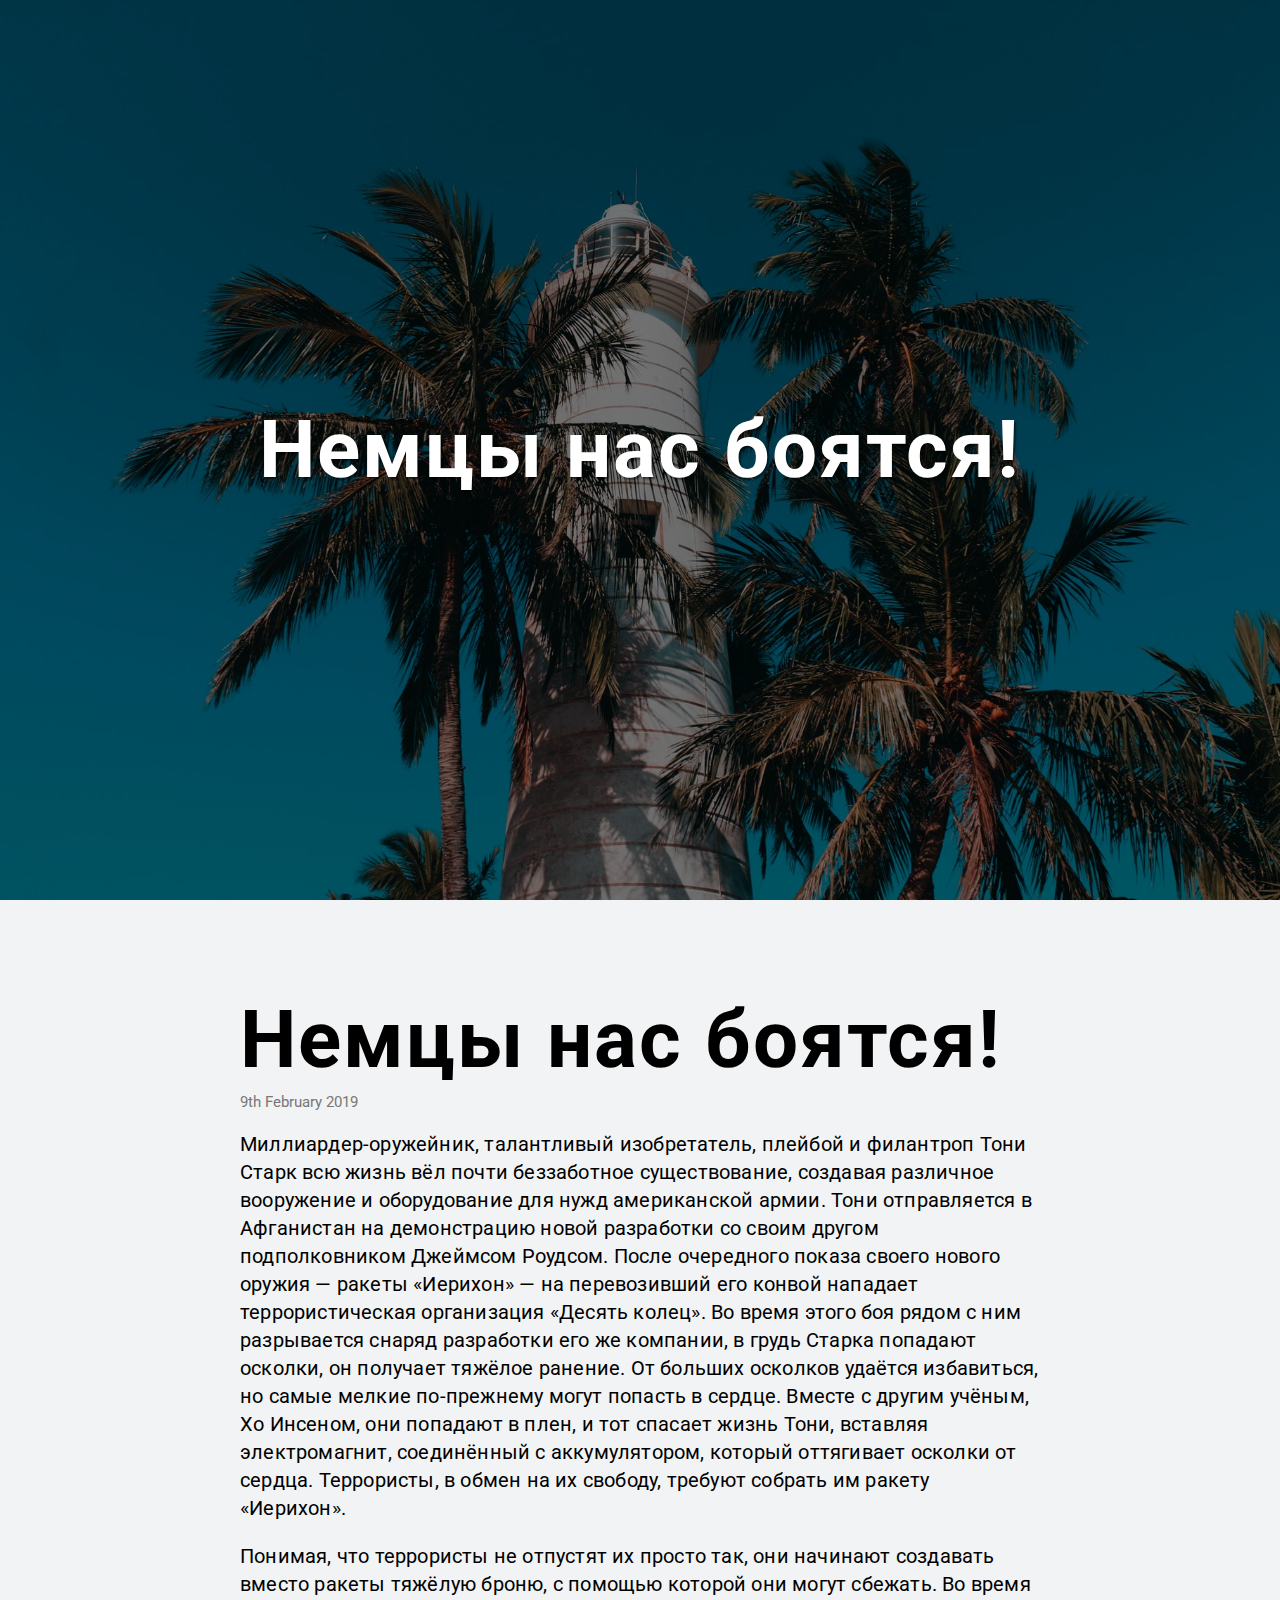
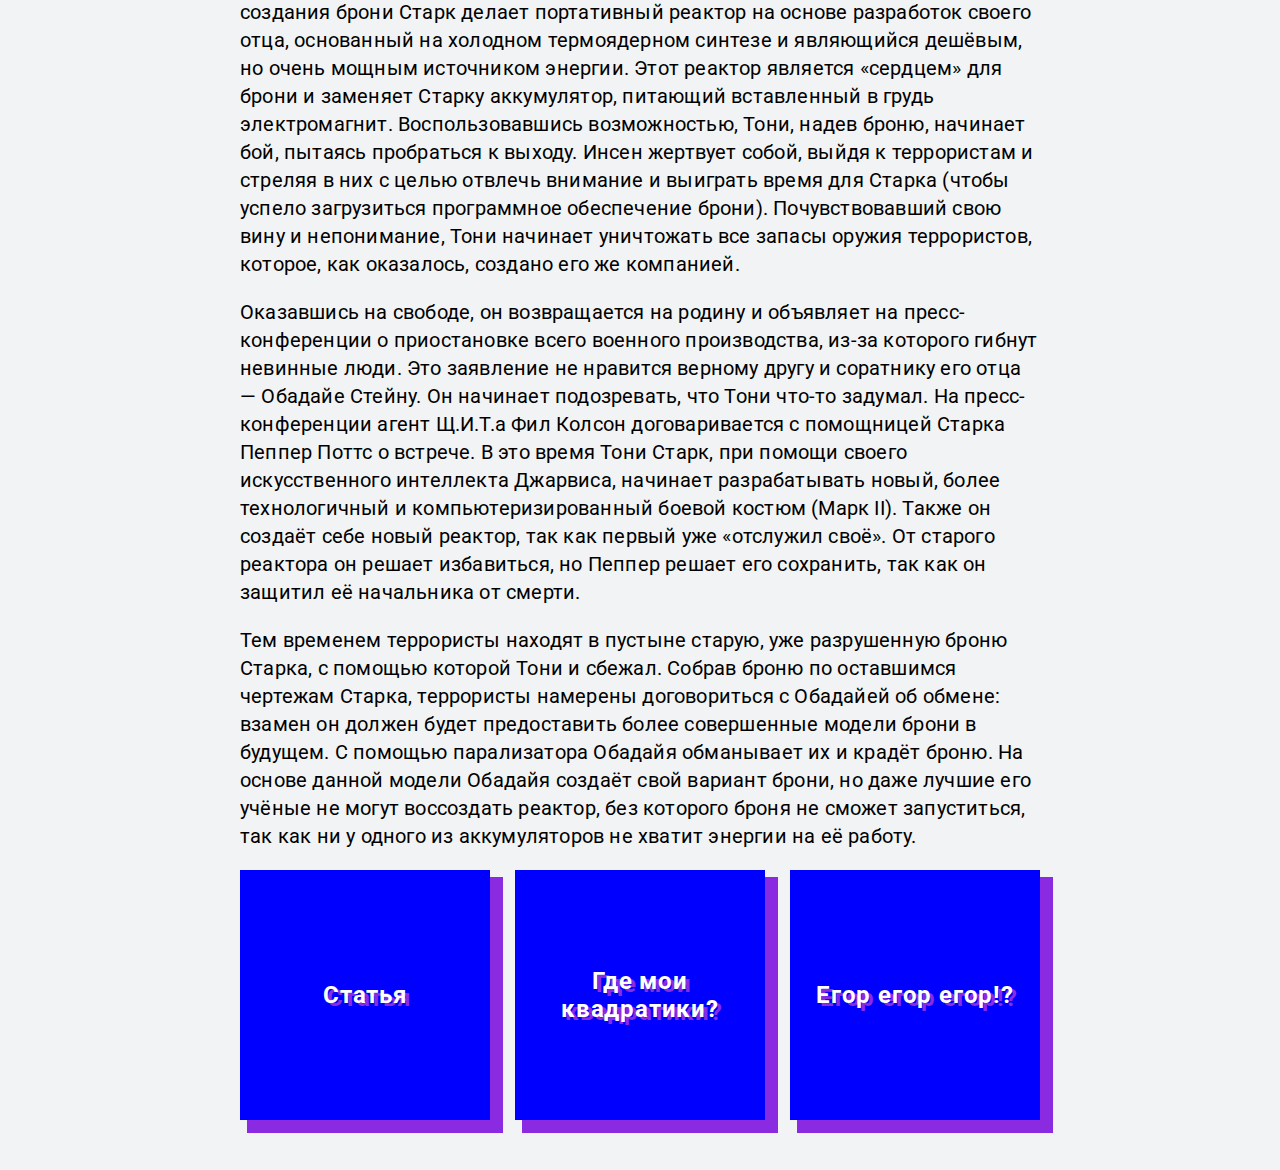
<file: project/article.html>
<!DOCTYPE html>
<html lang="ru">
<head>
	<link rel="stylesheet" type="text/css" href="css/main.css">
	<link href="https://fonts.googleapis.com/css?family=Roboto:400,900" rel="stylesheet">
	<meta charset="utf-8">
	<title>Project</title>
</head>
<body>		
	<div class="screen">
			<h1>Немцы нас боятся!</h1>
		</div>
	<main>
		
		<h2>Немцы нас боятся!</h2>


		<p class="date">
			9th February 2019
		</p>

		<p class="content">Миллиардер-оружейник, талантливый изобретатель, плейбой и филантроп Тони Старк всю жизнь вёл почти беззаботное существование, создавая различное вооружение и оборудование для нужд американской армии. Тони отправляется в Афганистан на демонстрацию новой разработки со своим другом подполковником Джеймсом Роудсом. После очередного показа своего нового оружия — ракеты «Иерихон» — на перевозивший его конвой нападает террористическая организация «Десять колец». Во время этого боя рядом с ним разрывается снаряд разработки его же компании, в грудь Старка попадают осколки, он получает тяжёлое ранение. От больших осколков удаётся избавиться, но самые мелкие по-прежнему могут попасть в сердце. Вместе с другим учёным, Хо Инсеном, они попадают в плен, и тот спасает жизнь Тони, вставляя электромагнит, соединённый с аккумулятором, который оттягивает осколки от сердца. Террористы, в обмен на их свободу, требуют собрать им ракету «Иерихон».</p>

		<p class="content">Понимая, что террористы не отпустят их просто так, они начинают создавать вместо ракеты тяжёлую броню, с помощью которой они могут сбежать. Во время создания брони Старк делает портативный реактор на основе разработок своего отца, основанный на холодном термоядерном синтезе и являющийся дешёвым, но очень мощным источником энергии. Этот реактор является «сердцем» для брони и заменяет Старку аккумулятор, питающий вставленный в грудь электромагнит. Воспользовавшись возможностью, Тони, надев броню, начинает бой, пытаясь пробраться к выходу. Инсен жертвует собой, выйдя к террористам и стреляя в них с целью отвлечь внимание и выиграть время для Старка (чтобы успело загрузиться программное обеспечение брони). Почувствовавший свою вину и непонимание, Тони начинает уничтожать все запасы оружия террористов, которое, как оказалось, создано его же компанией.</p>

		<p class="content">Оказавшись на свободе, он возвращается на родину и объявляет на пресс-конференции о приостановке всего военного производства, из-за которого гибнут невинные люди. Это заявление не нравится верному другу и соратнику его отца — Обадайе Стейну. Он начинает подозревать, что Тони что-то задумал. На пресс-конференции агент Щ.И.Т.а Фил Колсон договаривается с помощницей Старка Пеппер Поттс о встрече. В это время Тони Старк, при помощи своего искусственного интеллекта Джарвиса, начинает разрабатывать новый, более технологичный и компьютеризированный боевой костюм (Марк II). Также он создаёт себе новый реактор, так как первый уже «отслужил своё». От старого реактора он решает избавиться, но Пеппер решает его сохранить, так как он защитил её начальника от смерти.</p>

		<p class="content">Тем временем террористы находят в пустыне старую, уже разрушенную броню Старка, с помощью которой Тони и сбежал. Собрав броню по оставшимся чертежам Старка, террористы намерены договориться с Обадайей об обмене: взамен он должен будет предоставить более совершенные модели брони в будущем. С помощью парализатора Обадайя обманывает их и крадёт броню. На основе данной модели Обадайя создаёт свой вариант брони, но даже лучшие его учёные не могут воссоздать реактор, без которого броня не сможет запуститься, так как ни у одного из аккумуляторов не хватит энергии на её работу.</p>

		<div class="box">

			<a href="index.html" target="_blank" class="item">
				<p class="item-text">Статья</p>
			</a>
			<a href="article1.html" target="_blank" class="item">
				<p class="item-text">Где мои квадратики?</p>
			</a>
			<a href="article2.html" target="_blank" class="item">
				<p class="item-text">Егор егор егор!?</p>
			</a>


		</div>


	</main>
</body>
</html>
</file>
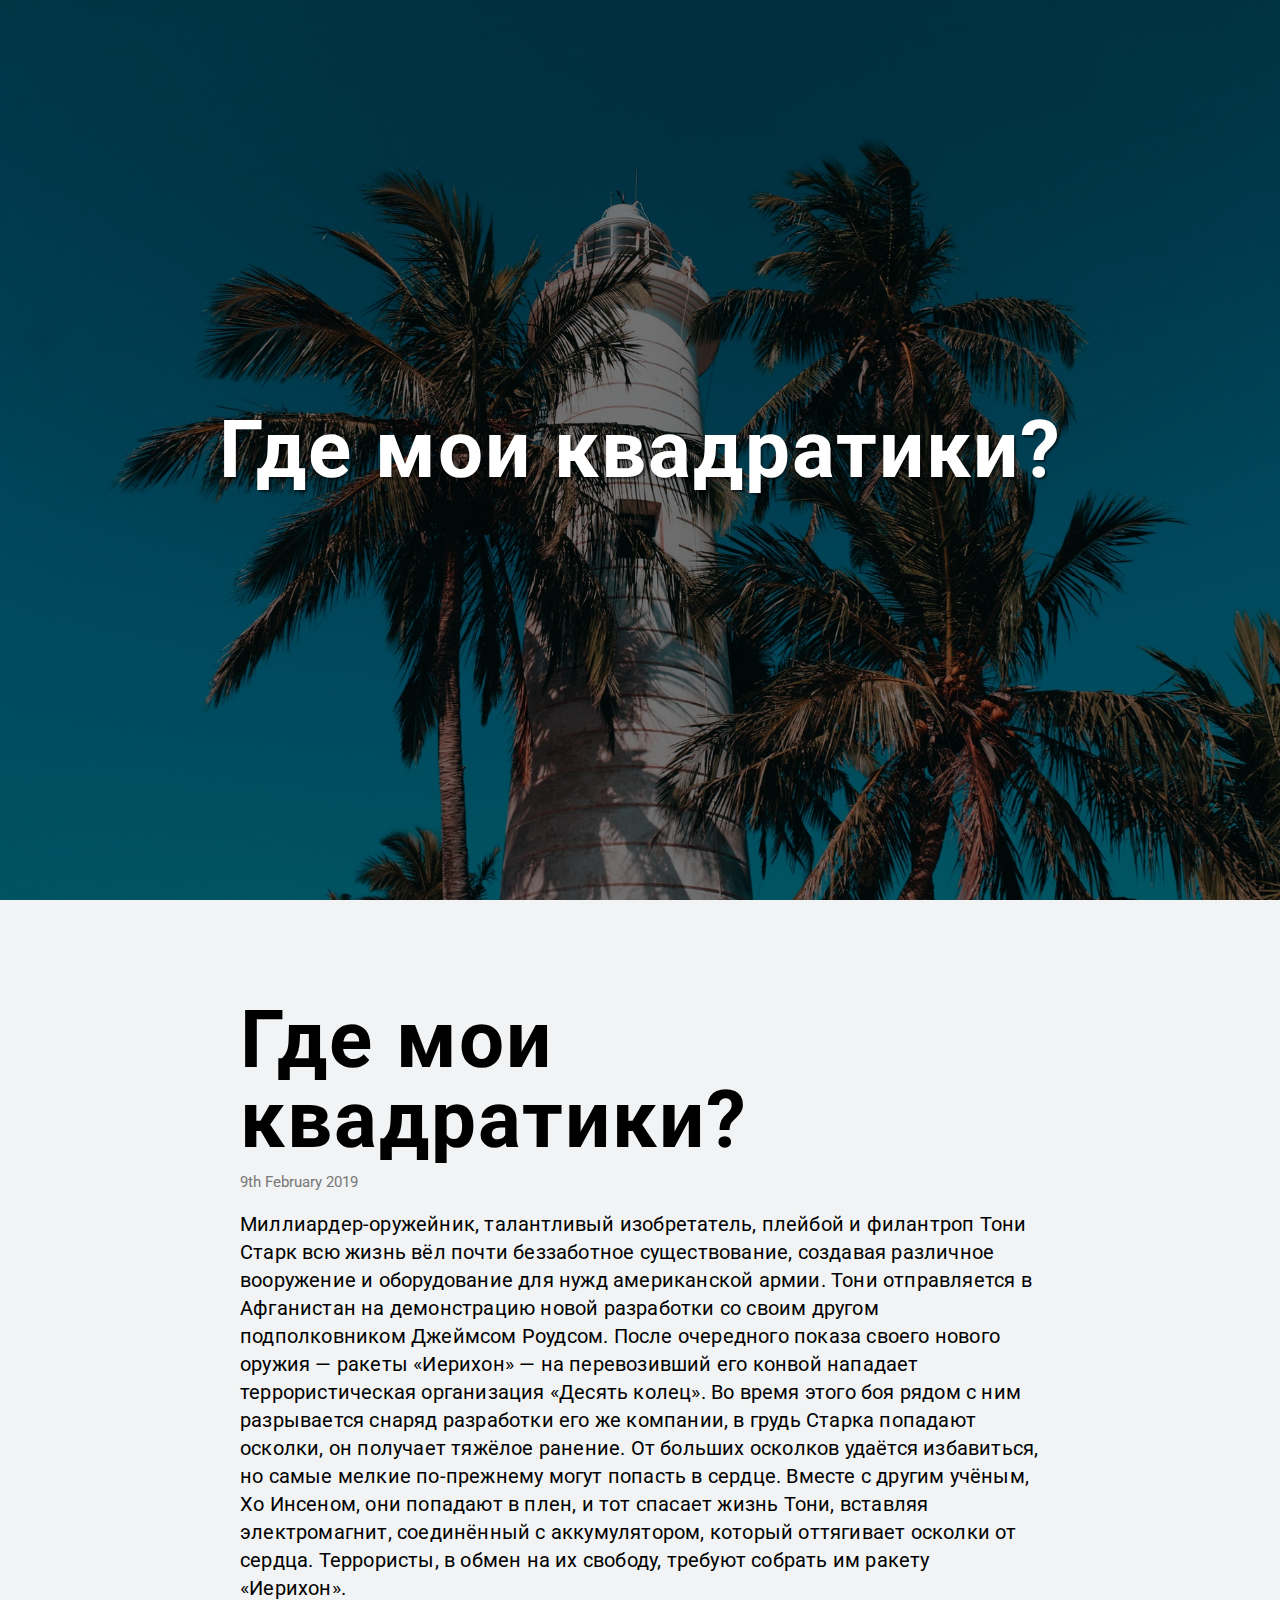
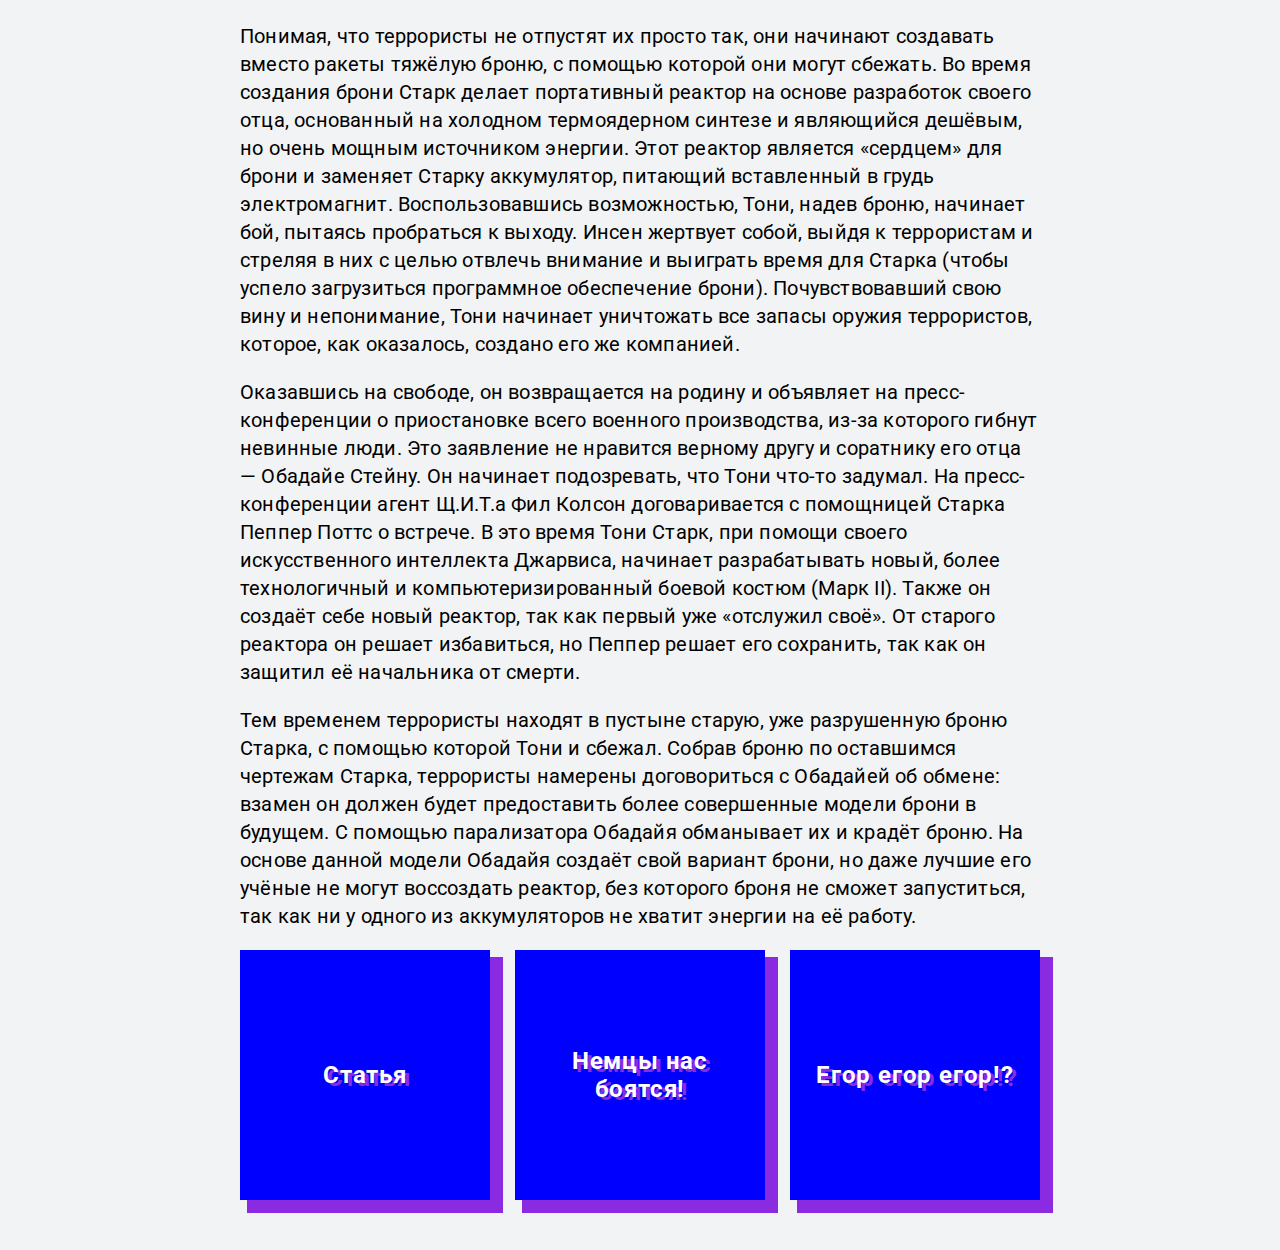
<file: project/article1.html>
<!DOCTYPE html>
<html lang="ru">
<head>
	<link rel="stylesheet" type="text/css" href="css/main.css">
	<link href="https://fonts.googleapis.com/css?family=Roboto:400,900" rel="stylesheet">
	<meta charset="utf-8">
	<title>Project</title>
</head>
<body>		
	<div class="screen">
			<h1>Где мои квадратики?</h1>
		</div>
	<main>
		
		<h2>Где мои квадратики?</h2>


		<p class="date">
			9th February 2019
		</p>

		<p class="content">Миллиардер-оружейник, талантливый изобретатель, плейбой и филантроп Тони Старк всю жизнь вёл почти беззаботное существование, создавая различное вооружение и оборудование для нужд американской армии. Тони отправляется в Афганистан на демонстрацию новой разработки со своим другом подполковником Джеймсом Роудсом. После очередного показа своего нового оружия — ракеты «Иерихон» — на перевозивший его конвой нападает террористическая организация «Десять колец». Во время этого боя рядом с ним разрывается снаряд разработки его же компании, в грудь Старка попадают осколки, он получает тяжёлое ранение. От больших осколков удаётся избавиться, но самые мелкие по-прежнему могут попасть в сердце. Вместе с другим учёным, Хо Инсеном, они попадают в плен, и тот спасает жизнь Тони, вставляя электромагнит, соединённый с аккумулятором, который оттягивает осколки от сердца. Террористы, в обмен на их свободу, требуют собрать им ракету «Иерихон».</p>

		<p class="content">Понимая, что террористы не отпустят их просто так, они начинают создавать вместо ракеты тяжёлую броню, с помощью которой они могут сбежать. Во время создания брони Старк делает портативный реактор на основе разработок своего отца, основанный на холодном термоядерном синтезе и являющийся дешёвым, но очень мощным источником энергии. Этот реактор является «сердцем» для брони и заменяет Старку аккумулятор, питающий вставленный в грудь электромагнит. Воспользовавшись возможностью, Тони, надев броню, начинает бой, пытаясь пробраться к выходу. Инсен жертвует собой, выйдя к террористам и стреляя в них с целью отвлечь внимание и выиграть время для Старка (чтобы успело загрузиться программное обеспечение брони). Почувствовавший свою вину и непонимание, Тони начинает уничтожать все запасы оружия террористов, которое, как оказалось, создано его же компанией.</p>

		<p class="content">Оказавшись на свободе, он возвращается на родину и объявляет на пресс-конференции о приостановке всего военного производства, из-за которого гибнут невинные люди. Это заявление не нравится верному другу и соратнику его отца — Обадайе Стейну. Он начинает подозревать, что Тони что-то задумал. На пресс-конференции агент Щ.И.Т.а Фил Колсон договаривается с помощницей Старка Пеппер Поттс о встрече. В это время Тони Старк, при помощи своего искусственного интеллекта Джарвиса, начинает разрабатывать новый, более технологичный и компьютеризированный боевой костюм (Марк II). Также он создаёт себе новый реактор, так как первый уже «отслужил своё». От старого реактора он решает избавиться, но Пеппер решает его сохранить, так как он защитил её начальника от смерти.</p>

		<p class="content">Тем временем террористы находят в пустыне старую, уже разрушенную броню Старка, с помощью которой Тони и сбежал. Собрав броню по оставшимся чертежам Старка, террористы намерены договориться с Обадайей об обмене: взамен он должен будет предоставить более совершенные модели брони в будущем. С помощью парализатора Обадайя обманывает их и крадёт броню. На основе данной модели Обадайя создаёт свой вариант брони, но даже лучшие его учёные не могут воссоздать реактор, без которого броня не сможет запуститься, так как ни у одного из аккумуляторов не хватит энергии на её работу.</p>

		<div class="box">

			<a href="index.html" target="_blank" class="item">
				<p class="item-text">Статья</p>
			</a>
			<a href="article.html" target="_blank" class="item">
				<p class="item-text">Немцы нас боятся!</p>
			</a>
			<a href="article2.html" target="_blank" class="item">
				<p class="item-text">Егор егор егор!?</p>
			</a>


		</div>


	</main>
</body>
</html>
</file>
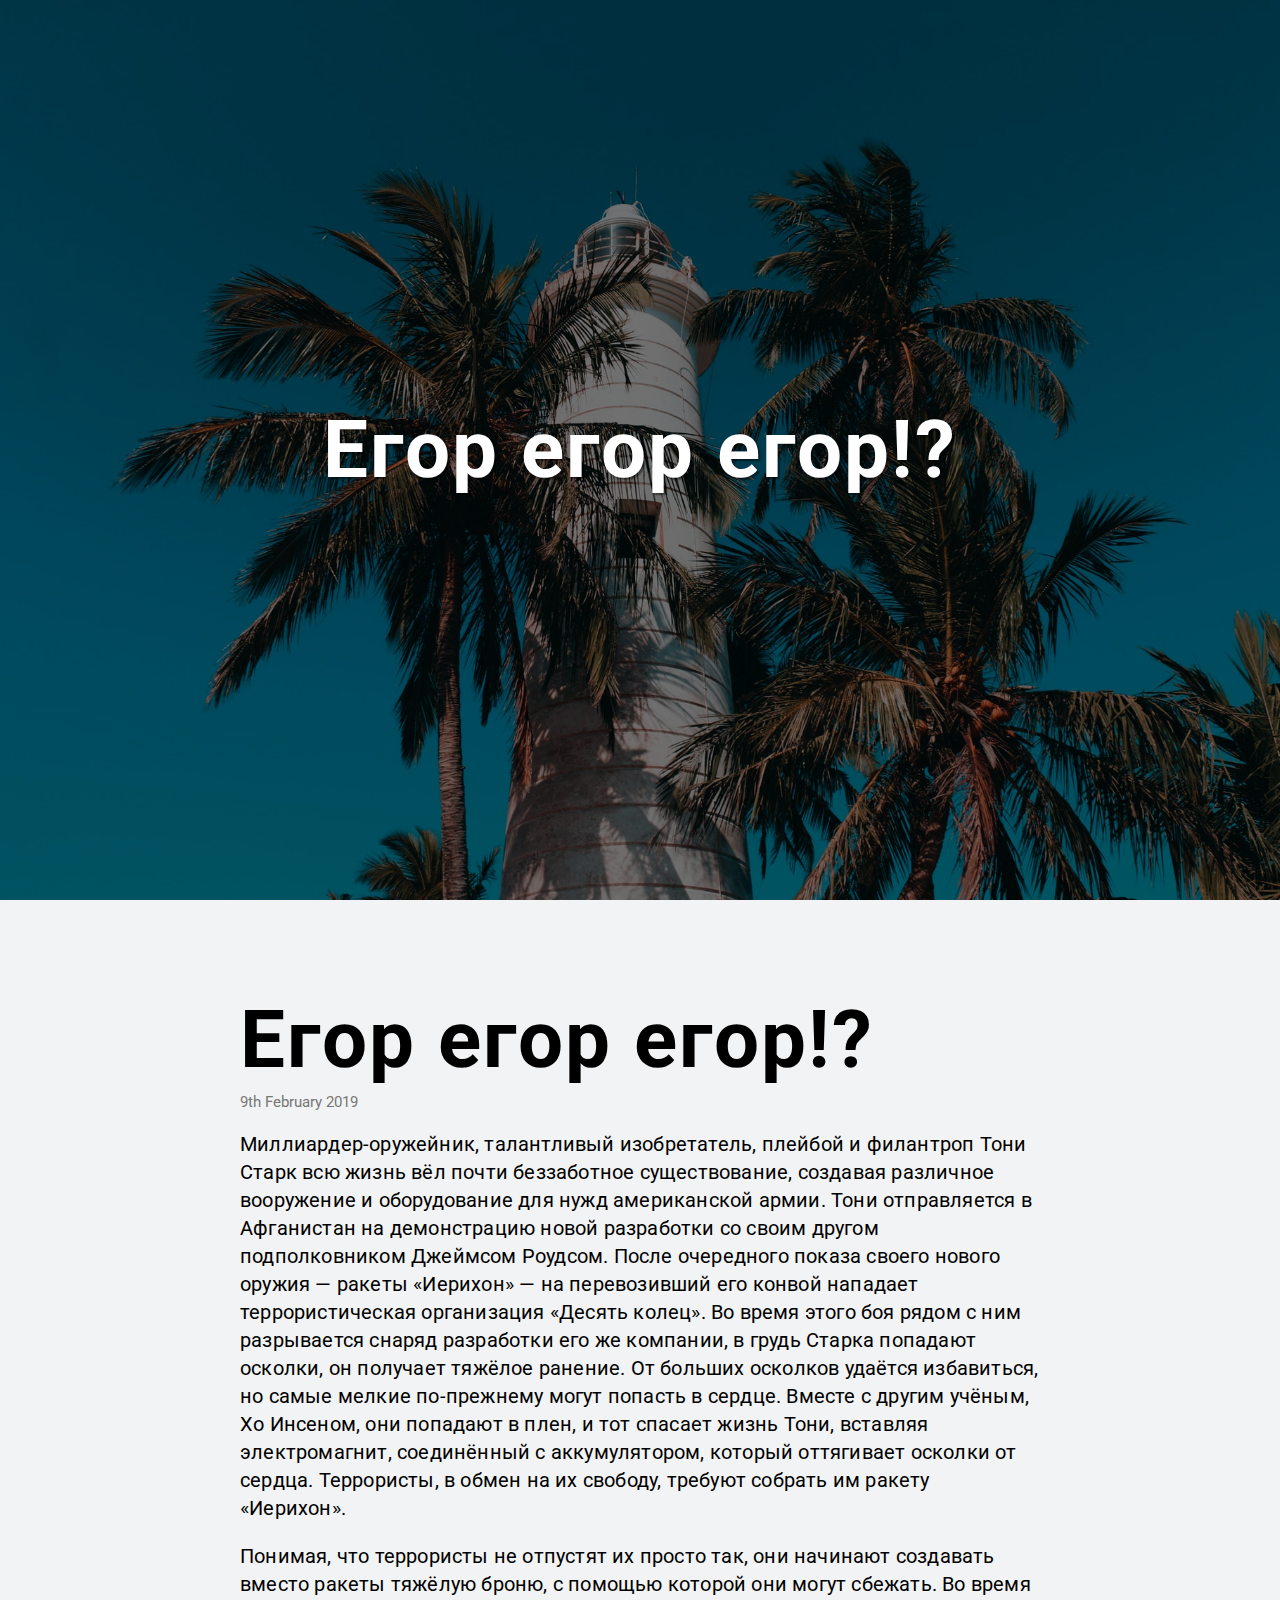
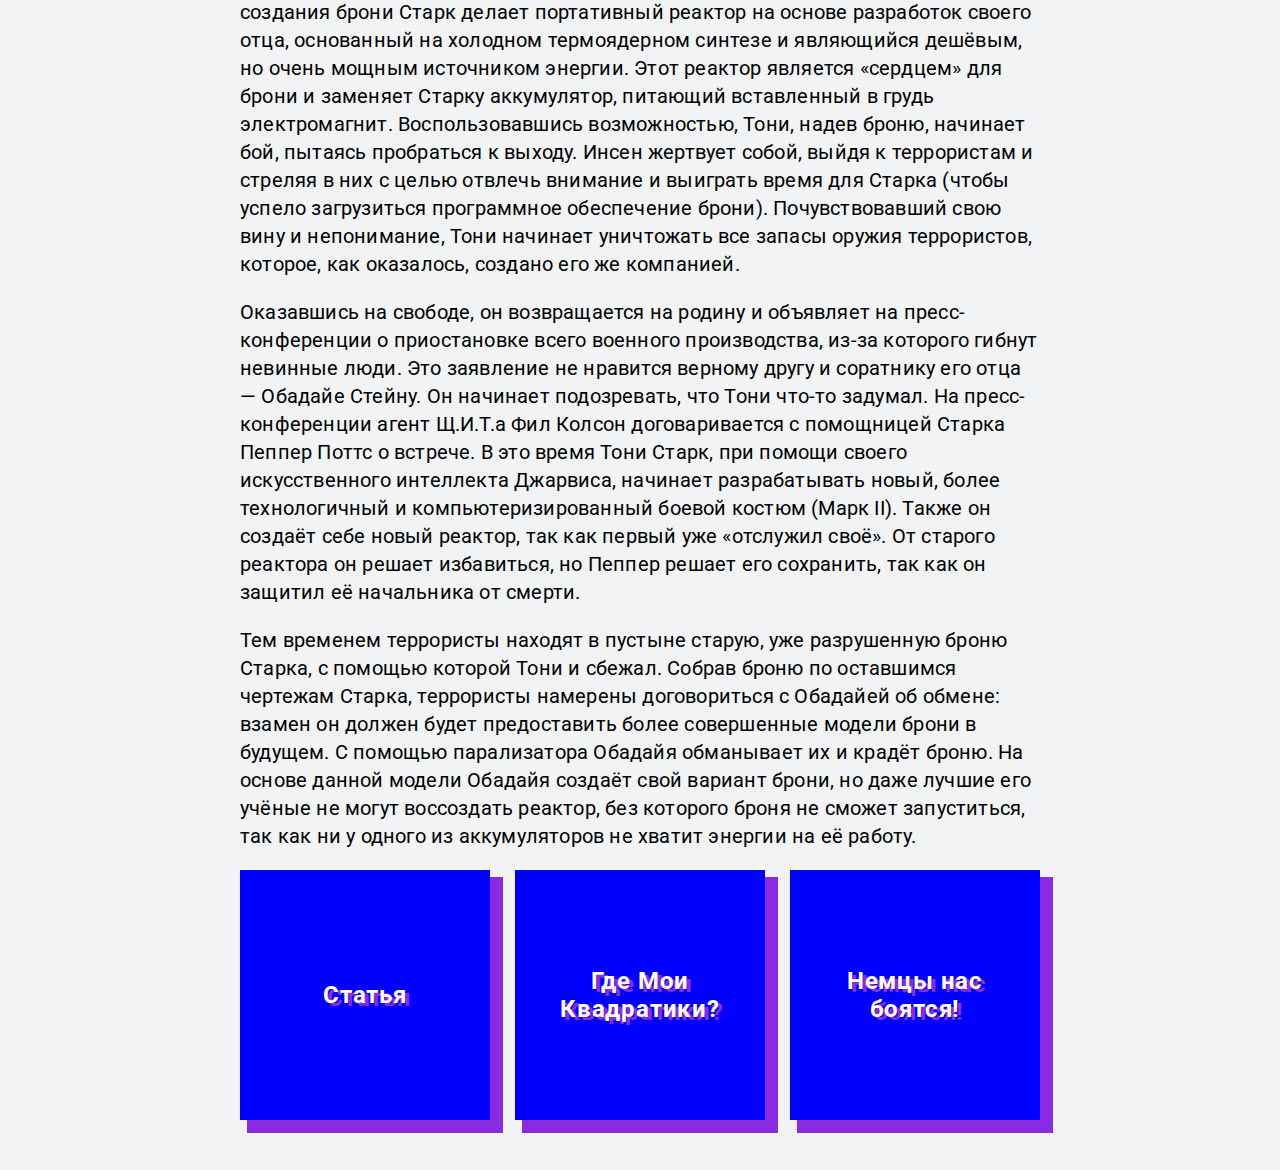
<file: project/article2.html>
<!DOCTYPE html>
<html lang="ru">
<head>
	<link rel="stylesheet" type="text/css" href="css/main.css">
	<link href="https://fonts.googleapis.com/css?family=Roboto:400,900" rel="stylesheet">
	<meta charset="utf-8">
	<title>Project</title>
</head>
<body>		
	<div class="screen">
			<h1>Егор егор егор!?</h1>
		</div>
	<main>

		<h2>Егор егор егор!?</h2>


		<p class="date">
			9th February 2019
		</p>

		<p class="content">Миллиардер-оружейник, талантливый изобретатель, плейбой и филантроп Тони Старк всю жизнь вёл почти беззаботное существование, создавая различное вооружение и оборудование для нужд американской армии. Тони отправляется в Афганистан на демонстрацию новой разработки со своим другом подполковником Джеймсом Роудсом. После очередного показа своего нового оружия — ракеты «Иерихон» — на перевозивший его конвой нападает террористическая организация «Десять колец». Во время этого боя рядом с ним разрывается снаряд разработки его же компании, в грудь Старка попадают осколки, он получает тяжёлое ранение. От больших осколков удаётся избавиться, но самые мелкие по-прежнему могут попасть в сердце. Вместе с другим учёным, Хо Инсеном, они попадают в плен, и тот спасает жизнь Тони, вставляя электромагнит, соединённый с аккумулятором, который оттягивает осколки от сердца. Террористы, в обмен на их свободу, требуют собрать им ракету «Иерихон».</p>

		<p class="content">Понимая, что террористы не отпустят их просто так, они начинают создавать вместо ракеты тяжёлую броню, с помощью которой они могут сбежать. Во время создания брони Старк делает портативный реактор на основе разработок своего отца, основанный на холодном термоядерном синтезе и являющийся дешёвым, но очень мощным источником энергии. Этот реактор является «сердцем» для брони и заменяет Старку аккумулятор, питающий вставленный в грудь электромагнит. Воспользовавшись возможностью, Тони, надев броню, начинает бой, пытаясь пробраться к выходу. Инсен жертвует собой, выйдя к террористам и стреляя в них с целью отвлечь внимание и выиграть время для Старка (чтобы успело загрузиться программное обеспечение брони). Почувствовавший свою вину и непонимание, Тони начинает уничтожать все запасы оружия террористов, которое, как оказалось, создано его же компанией.</p>

		<p class="content">Оказавшись на свободе, он возвращается на родину и объявляет на пресс-конференции о приостановке всего военного производства, из-за которого гибнут невинные люди. Это заявление не нравится верному другу и соратнику его отца — Обадайе Стейну. Он начинает подозревать, что Тони что-то задумал. На пресс-конференции агент Щ.И.Т.а Фил Колсон договаривается с помощницей Старка Пеппер Поттс о встрече. В это время Тони Старк, при помощи своего искусственного интеллекта Джарвиса, начинает разрабатывать новый, более технологичный и компьютеризированный боевой костюм (Марк II). Также он создаёт себе новый реактор, так как первый уже «отслужил своё». От старого реактора он решает избавиться, но Пеппер решает его сохранить, так как он защитил её начальника от смерти.</p>

		<p class="content">Тем временем террористы находят в пустыне старую, уже разрушенную броню Старка, с помощью которой Тони и сбежал. Собрав броню по оставшимся чертежам Старка, террористы намерены договориться с Обадайей об обмене: взамен он должен будет предоставить более совершенные модели брони в будущем. С помощью парализатора Обадайя обманывает их и крадёт броню. На основе данной модели Обадайя создаёт свой вариант брони, но даже лучшие его учёные не могут воссоздать реактор, без которого броня не сможет запуститься, так как ни у одного из аккумуляторов не хватит энергии на её работу.</p>

		<div class="box">

			<a href="index.html" target="_blank" class="item">
				<p class="item-text">Статья</p>
			</a>
			<a href="article1.html" target="_blank" class="item">
				<p class="item-text">Где Мои Квадратики?</p>
			</a>
			<a href="article.html" target="_blank" class="item">
				<p class="item-text">Немцы нас боятся!</p>
			</a>


		</div>


	</main>
</body>
</html>
</file>
<file: form/main.css>
* { box-sizing:border-box; }

.container      { 
  font-family:'Roboto';
  width:600px; 
  margin:30px auto 0; 
  display:block; 
  background:#FFF;
  padding:10px 50px 50px;
}
h2       { 
  text-align:center; 
  margin-bottom:50px; 
}

.task {
  border: 1px solid black;
  padding: 5px;
  border-radius: 5px;
  cursor: pointer;
  margin-top: 10px;
  transition: 0.3s;
}

h2 small { 
  font-weight:normal; 
  color:#888; 
  display:block; 
}

.group            { 
  position:relative; 
  margin-bottom:45px; 
}
input[type='text']               {
  width: 100%;
  font-size:16px;
  padding:10px 10px 10px 5px;
  display:block;
  width:100%;
  padding-left: 0;  
  border:none;
  border-bottom:1px solid #757575;
  outline: none;
}
input:focus         { outline:none; }

label                {
  width: 100%;
  font-family:'Roboto';
  color:#999; 
  font-size:14px;
  font-weight:normal;
  position:absolute;
  pointer-events:none;
  left:0px;
  top:10px;
  transition:0.2s ease all; 
  -moz-transition:0.2s ease all; 
  -webkit-transition:0.2s ease all;
}

#submit {
  margin-top: 20px;
  width: 100%;
  height: 40px;
  border: none;
  background-color: black;
  color: white;
  font-weight: bold;
  font-size: 16px;
  transition: 0.3s;
  cursor: pointer;
}

#submit:hover {
  background-color: rgba(0,0,0,0.8);
}

#submit:activate {
  background-color: rgba(0,0,0,0.6);
}

input:focus ~ label, input:valid ~ label        {
  top:-20px;
  font-size:12px;
  color:#000;
}

.bar    { position:relative; display:block; width:500px; }
.bar:before, .bar:after     {
  content:'';
  height:4px; 
  width:0;
  bottom: -2px; 
  position:absolute;
  background:#000; 
  transition:0.2s ease all; 
  -moz-transition:0.2s ease all; 
  -webkit-transition:0.2s ease all;
}
.bar:before {
  left:50%;
}
.bar:after {
  right:50%; 
}

input:focus ~ .bar:before, input:focus ~ .bar:after {
  width:50%;
}

/*.highlight {
  position:absolute;
  height:60%; 
  width:100px; 
  top:25%; 
  left:0;
  pointer-events:none;
  opacity:0.5;
}*/

input:focus ~ .highlight {
  -webkit-animation:inputHighlighter 0.3s ease;
  -moz-animation:inputHighlighter 0.3s ease;
  animation:inputHighlighter 0.3s ease;
}

@-webkit-keyframes inputHighlighter {
    from { background:#000; }
  to    { width:0; background:transparent; }
}
@-moz-keyframes inputHighlighter {
    from { background:#000; }
  to    { width:0; background:transparent; }
}
@keyframes inputHighlighter {
    from { background:#000; }
  to    { width:0; background:transparent; }
}

@media all and (max-width: 480px) {
  h2 {
    font-size: 10vmin;
  }
  input[type='text'] {
    font-size: 7vmin;
  }
  label {
    font-size: 4vmin;
    top: 5vmin;
  }
  input:focus ~ label, input:valid ~ label {
    font-size: 4vmin;
    top: -3vmin;
  }
  #submit {
    height: 70px;
    font-size: 6vmin;
    border: 0;
    border-radius: 0;
  }
  .task {
    font-size: 6vmin;
  }
  .container {
    width: 95%;
    margin: auto;
    padding: 0;
  }
  .bar { 
    width: 100%;
   }
}



@media all and (min-width: 1024px) {
  
}
</file>
<file: games/css/main.css>
html, body {
	margin: 0;
	height: 100%;
	background-color: #F2F3F4;
	font-family: 'Roboto', sans-serif;
}

main {
	margin: auto;
	max-width: 900px;
	padding: 100px 50px 50px;
}

h1 {
	color: white;
	z-index: 1;
	text-shadow: 2px 2px 2px rgba(0,0,0,0.5);
}

h1, h2 {
	font-size: 80px;
	letter-spacing: 2px;
	line-height: 1;
	margin: 0;
}

.screen	{
	height: 100%;
	display: flex;
	position: relative;
	justify-content: center;
	align-items: center;
	background-image: url(../images/ps4.jpeg);
	background-position: center;
	-webkit-background-size: cover;
	background-size: cover;
}

.screen:after {
	position: absolute;
	content: "";
	background-color: rgba(0,0,0,0.5);
	left: 0;
	top: 0;
	height: 100%;
	width: 100%;
	z-index: 0;
}

.content {
	font-size: 20px;
	line-height: 1.4;
	letter-spacing: 0.2px;
}

.box {
	display: flex;
	justify-content: space-between;
}

.item {
	display: flex;
	height: 250px;
	width: 250px;
	background-color: blueviolet;
	box-shadow: 10px 10px 0 3px blue;
	justify-content: center;
	align-items: center;
	text-decoration: none;
	transition: 0.3s;
}

.item:hover {
	transform: translate(5px, 5px);
	box-shadow: 5px 5px 0 3px blue;
}

.item-text {
	color: white;
	font-weight: bold;
	font-size: 24px;
	letter-spacing: 0.8px;
	text-shadow: 4px 3px 0px blueviolet;
	text-align: center;
	padding: 0 10px;
}
</file>
<file: project/css/main.css>
body, html {
	margin: 0;
	height: 100%;
	background-color: #F2F3F4;
	font-family: 'Roboto', sans-serif;
}

main {
	margin: auto;
	max-width: 800px;
	padding: 100px 50px 50px;
}

h1, h2 {
	font-size: 80px;
	letter-spacing: 2px;
	line-height: 1;
	margin: 0;
}

.date {
	color: #777;
	font-size: 15px;
	line-height: 1;
}

.content {
	font-size: 20px;
	line-height: 1.4;
	letter-spacing: 0.2px;
}

.screen {
	height: 100%;
	display: flex;
	position: relative;
	justify-content: center;
	align-items: center;
	background-image: url(../images/1.jpeg);
	background-position: center;
	-webkit-background-size: cover;
	background-size: cover;
	
}

.screen:after {
	position: absolute;
	content: "";
	background-color: rgba(0,0,0,0.5);
	left: 0;
	top: 0;
	height: 100%;
	width: 100%;
	z-index: 0;

}

.item {
	display: flex;
	height: 250px;
	width: 250px;
	background-color: blue;
	box-shadow: 10px 10px 0 3px blueviolet;
	justify-content: center;
	align-items: center;
	text-decoration: none;
	transition: 0.3s;
}

.box {
	display: flex;
	justify-content: space-between;
}

.item-text {
	color: white;
	font-weight: bold;
	font-size: 24px;
	letter-spacing: 0.8px;
	text-shadow: 4px 3px 0px blueviolet;
	text-align: center;
	padding: 0 10px;
}

div {

}

a {
	color: #fff;
	outline: none;

}

.item:hover {
	transform: translate(5px, 5px);
	box-shadow: 5px 5px 0 3px blueviolet;
}

h1 {
	z-index: 1;
	color: white;
	text-shadow: 2px 2px 2px rgba(0,0,0,0.5);
}
</file>
<file: todo-master/main.css>
* { box-sizing:border-box; }

.container      { 
  font-family:'Roboto';
  max-width:600px;
  width: 100%; 
  margin:30px auto 0; 
  display:block; 
  background:#FFF;
  padding:10px 50px 50px;
}
h2       { 
  text-align:center; 
  margin-bottom:50px; 
}
h2 small { 
  font-weight:normal; 
  color:#888; 
  display:block; 
}

.group            { 
  position:relative; 
  margin-bottom:45px; 
}
input[type='text']               {
  -webkit-appearance: none;     
  -webkit-border-radius: 0px;
  border-radius: 0;
  width: 100%;
  font-size:16px;
  padding:10px 10px 10px 5px;
  display:block;
  width:100%;
  padding-left: 0;  
  border:none;
  border-bottom:1px solid #757575;
  outline: none;
}
input:focus         { outline:none; }

label                {
  width: 100%;
  font-family:'Roboto';
  color:#999; 
  font-size:14px;
  font-weight:normal;
  position:absolute;
  pointer-events:none;
  left:0px;
  top:10px;
  transition:0.2s ease all; 
  -moz-transition:0.2s ease all; 
  -webkit-transition:0.2s ease all;
}

#submit {
  margin-top: 20px;
  width: 100%;
  height: 40px;
  border: none;
  background-color: black;
  color: white;
  font-weight: bold;
  font-size: 16px;
  transition: 0.3s;
  cursor: pointer;
  -webkit-appearance: none;     
  -webkit-border-radius: 0px;
  border-radius: 0;
}

#submit:hover {
  background-color: rgba(0,0,0,0.8);
}

#submit:activate {
  background-color: rgba(0,0,0,0.6);
}

input:focus ~ label, input:valid ~ label        {
  top:-20px;
  font-size:12px;
  color:#000;
}

.bar    { position:relative; display:block; max-width:500px; width: 100%; }
.bar:before, .bar:after     {
  content:'';
  height:4px; 
  width:0;
  bottom: -2px; 
  position:absolute;
  background:#000; 
  transition:0.2s ease all; 
  -moz-transition:0.2s ease all; 
  -webkit-transition:0.2s ease all;
}
.bar:before {
  left:50%;
}
.bar:after {
  right:50%; 
}

input:focus ~ .bar:before, input:focus ~ .bar:after {
  width:50%;
}

/*.highlight {
  position:absolute;
  height:60%; 
  width:100px; 
  top:25%; 
  left:0;
  pointer-events:none;
  opacity:0.5;
}*/

input:focus ~ .highlight {
  -webkit-animation:inputHighlighter 0.3s ease;
  -moz-animation:inputHighlighter 0.3s ease;
  animation:inputHighlighter 0.3s ease;
}

@-webkit-keyframes inputHighlighter {
    from { background:#000; }
  to    { width:0; background:transparent; }
}
@-moz-keyframes inputHighlighter {
    from { background:#000; }
  to    { width:0; background:transparent; }
}
@keyframes inputHighlighter {
    from { background:#000; }
  to    { width:0; background:transparent; }
}

@keyframes removed {
  from {
    opacity: 1;
  }

  to {
    opacity: 0;
  }
}

.removed {
  animation: removed 0.3s;
}

#tasks p {
  border: 1px solid #333;
  border-radius: 5px;
  padding: 10px 15px;
  cursor: pointer;
  transition: 0.3s;
}

@media (pointer: fine) {
  #tasks p:hover {
    background-color: #333;
    color: #fff;
  }
}
</file>
